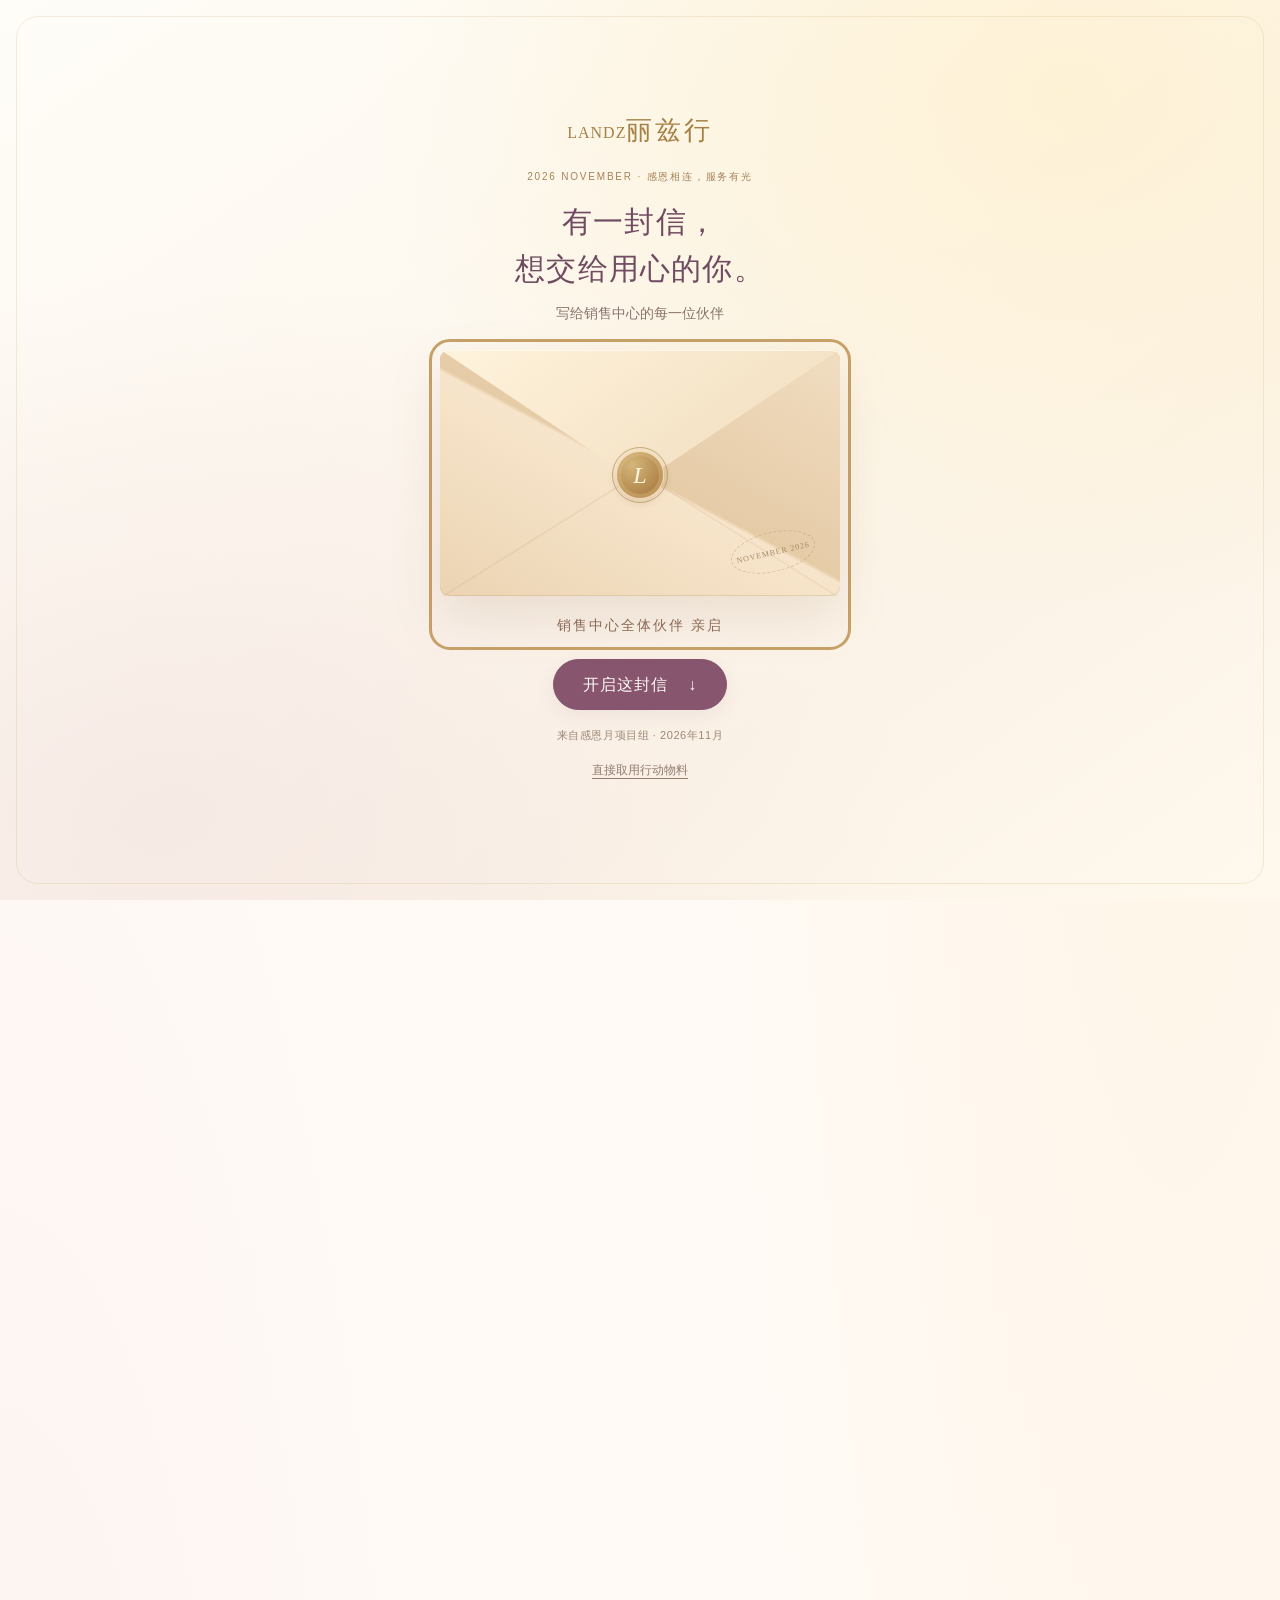
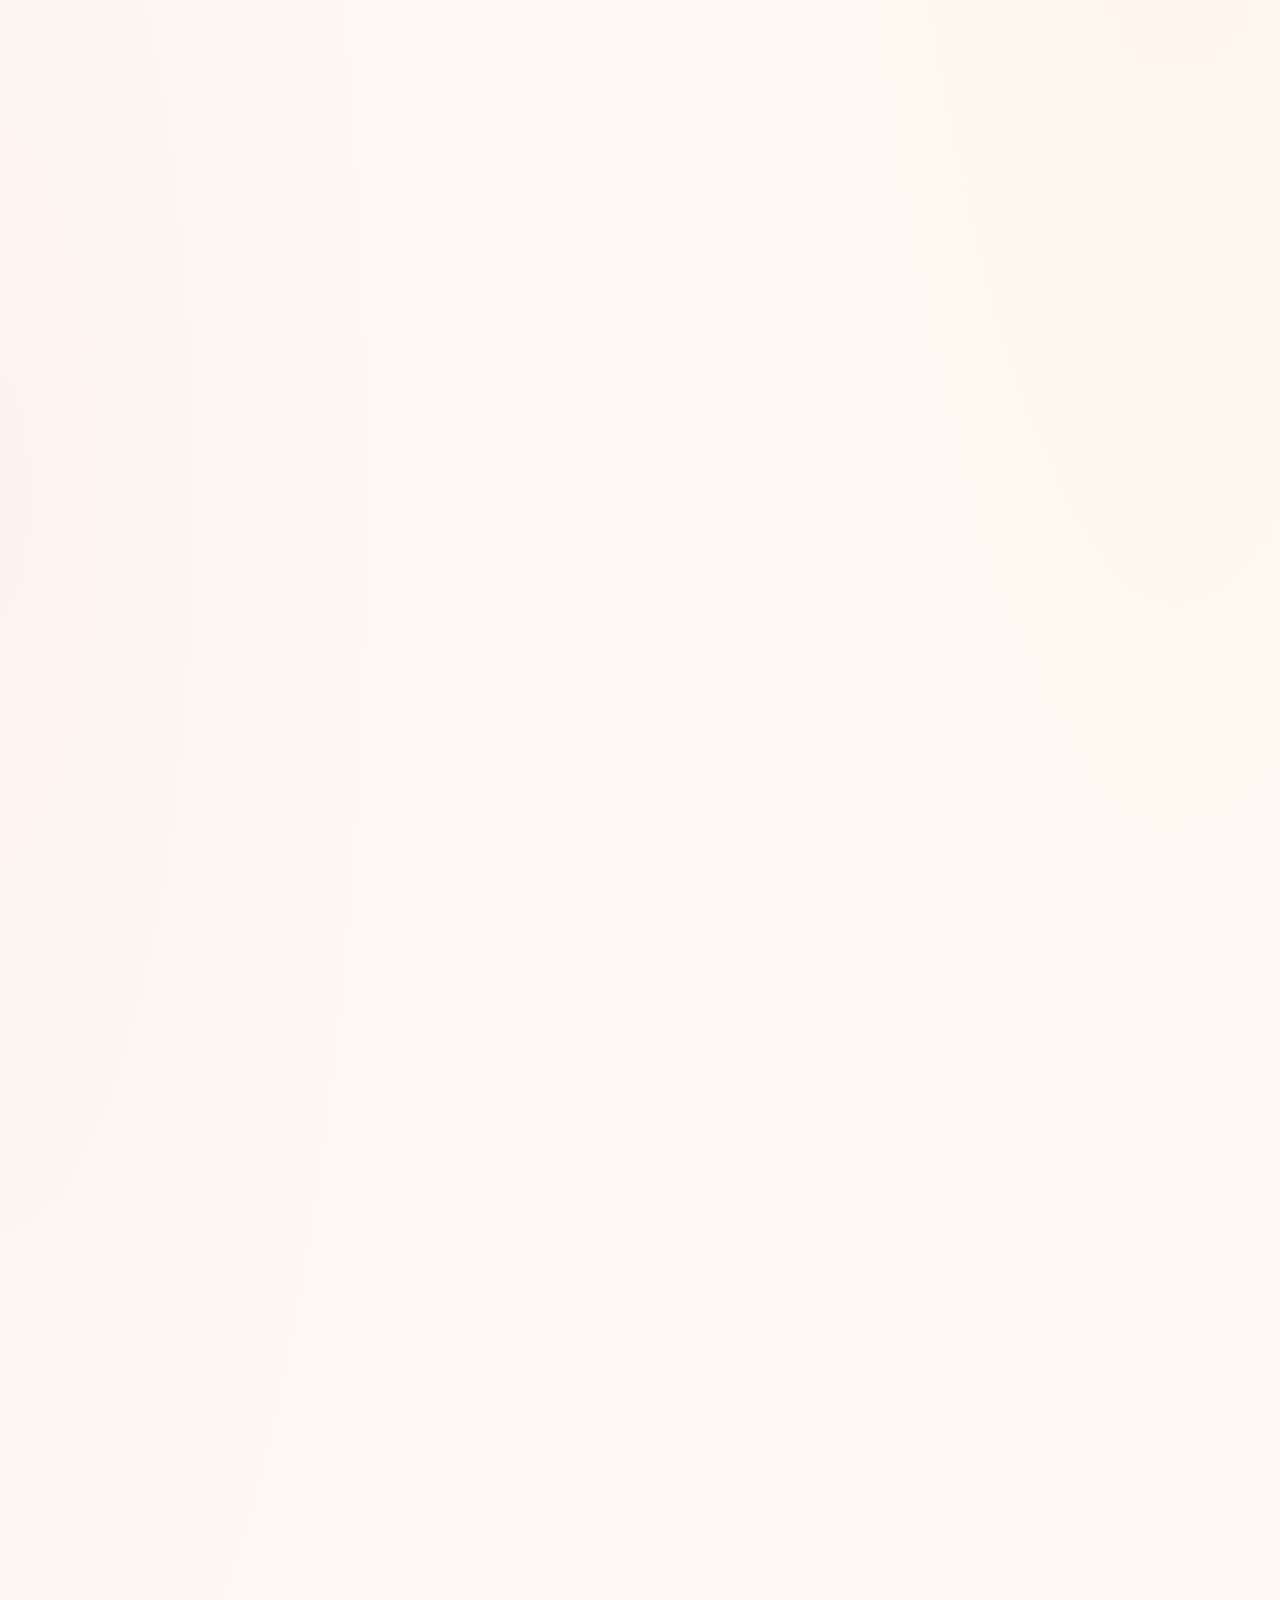
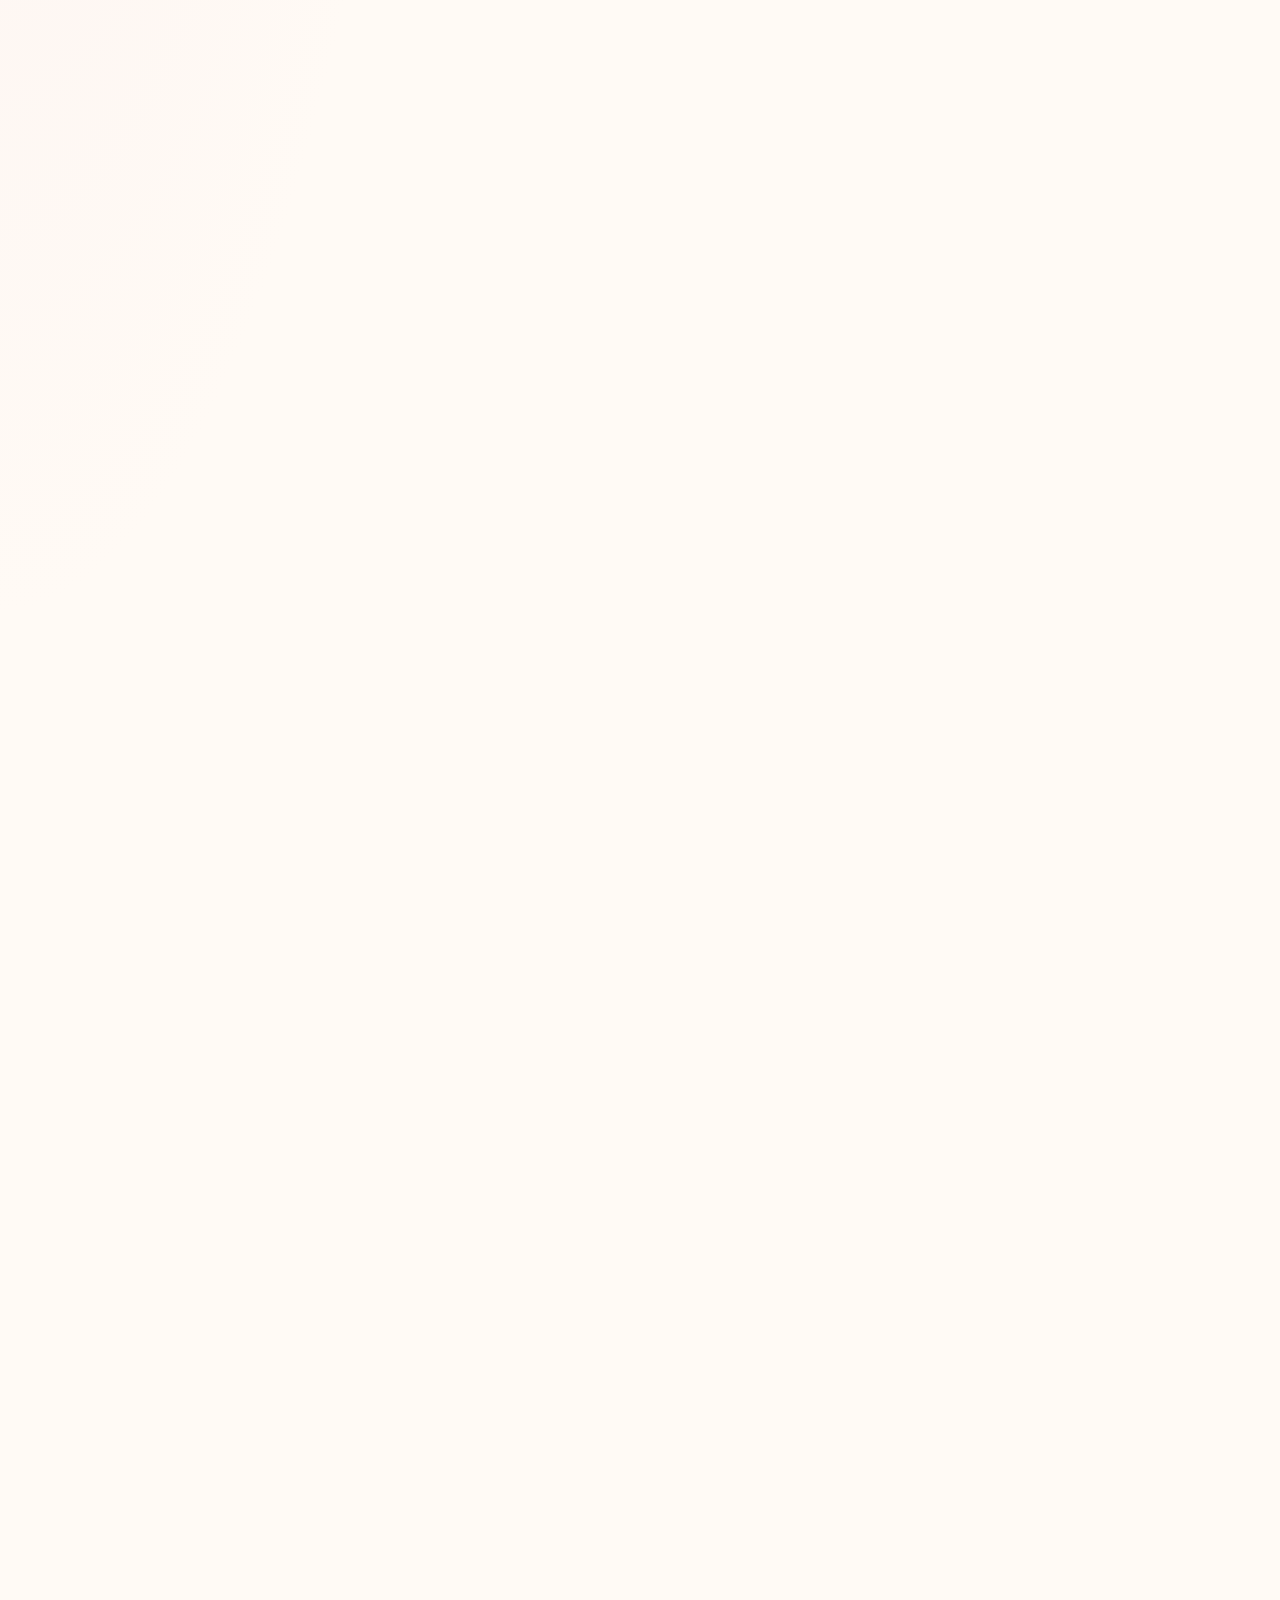
<file: index.html>
<!doctype html>
<html lang="zh-CN">
<head>
  <meta charset="utf-8">
  <meta name="viewport" content="width=device-width,initial-scale=1,viewport-fit=cover">
  <meta name="theme-color" content="#fff8ee">
  <meta name="description" content="丽兹行11月感恩连接行动包。制作专属贺卡、选用表达文案、挑选伴手礼、下载专业资料，让每一份感谢落到真实服务。">
  <title>丽兹行感恩连接行动包｜贺卡・文案・服务资料</title>
  <link rel="stylesheet" href="style.css?v=20261102-scene-directory">
  <link rel="stylesheet" href="card-maker.css?v=20261102-professional-trim-v2">
  <link rel="stylesheet" href="inline-material-upload.css?v=20261102-professional-trim-v2">
  <link rel="stylesheet" href="private-feedback.css?v=20261102-professional-trim-v2">
</head>
<body class="letter-arrival">
  <div class="site-grain" aria-hidden="true"></div>
  <section id="letter-entry" class="letter-entry" role="dialog" aria-modal="true" aria-labelledby="letter-entry-title" aria-busy="true">
    <div class="letter-entry-inner">
      <div class="entry-brand"><span>LANDZ</span><b>丽兹行</b></div>
      <p class="entry-kicker">2026 NOVEMBER · 感恩相连，服务有光</p>
      <h1 id="letter-entry-title">有一封信，<br>想交给用心的你。</h1>
      <p class="entry-intro">写给销售中心的每一位伙伴</p>
      <button id="open-partner-letter" class="envelope-open" type="button" aria-label="开启写给伙伴的信" disabled>
        <span class="envelope-art" aria-hidden="true"><span class="envelope-back"></span><span class="envelope-note"><small>致销售中心全体伙伴</small><strong>谢谢你的每一份用心</strong></span><span class="envelope-flap"></span><span class="envelope-front"></span><span class="envelope-seal">L</span></span>
        <span class="envelope-address">销售中心全体伙伴 亲启</span>
      </button>
      <button class="entry-open-label" type="button" data-open-letter disabled><span id="entry-open-text">正在准备这封信…</span><span aria-hidden="true">↓</span></button>
      <p class="entry-footnote">来自感恩月项目组 · 2026年11月</p>
      <button id="skip-letter-entry" class="entry-skip" type="button" disabled>直接取用行动物料</button>
    </div>
  </section>
  <header class="site-header">
    <a class="brand" href="./" aria-label="丽兹行感恩连接行动包首页"><span class="brand-mark">LANDZ</span><span class="brand-chinese">丽兹行<span>感恩连接行动包</span></span></a>
    <div class="header-right"><span class="month-label">NOVEMBER · 2026</span></div>
  </header>
  <main id="app"><div class="loading-state"><span class="loading-orbit"></span><p>正在打开感恩连接行动包…</p></div></main>
  <footer class="site-footer"><span>LANDZ · 丽兹行</span><p>让感谢被听见，让服务被感受到。</p><div><a href="#start">回到伙伴来信</a><a href="qr.html">行动包二维码</a><a href="admin.html" class="footer-admin">项目组管理 ↗</a></div></footer>
  <nav id="mobile-nav" class="mobile-nav" aria-label="行动快捷导航"></nav>
  <div id="toast" class="toast" role="status" aria-live="polite"></div>
  <script src="backend-config.js?v=20261102-professional-trim-v2"></script>
  <script src="supabase-adapter.js?v=20261102-professional-trim-v2"></script>
  <script src="assets.js?v=20261102-professional-trim-v2"></script>
  <script src="content-data.js?v=20261103-shanghai-report"></script>
  <script src="card-maker.js?v=20261105-duplex-original-logo"></script>
  <script src="inline-material-upload.js?v=20261102-professional-trim-v2"></script>
  <script src="private-feedback.js?v=20261102-professional-trim-v2"></script>
  <script src="app.js?v=20261103-shanghai-report"></script>
</body>
</html>
</file>
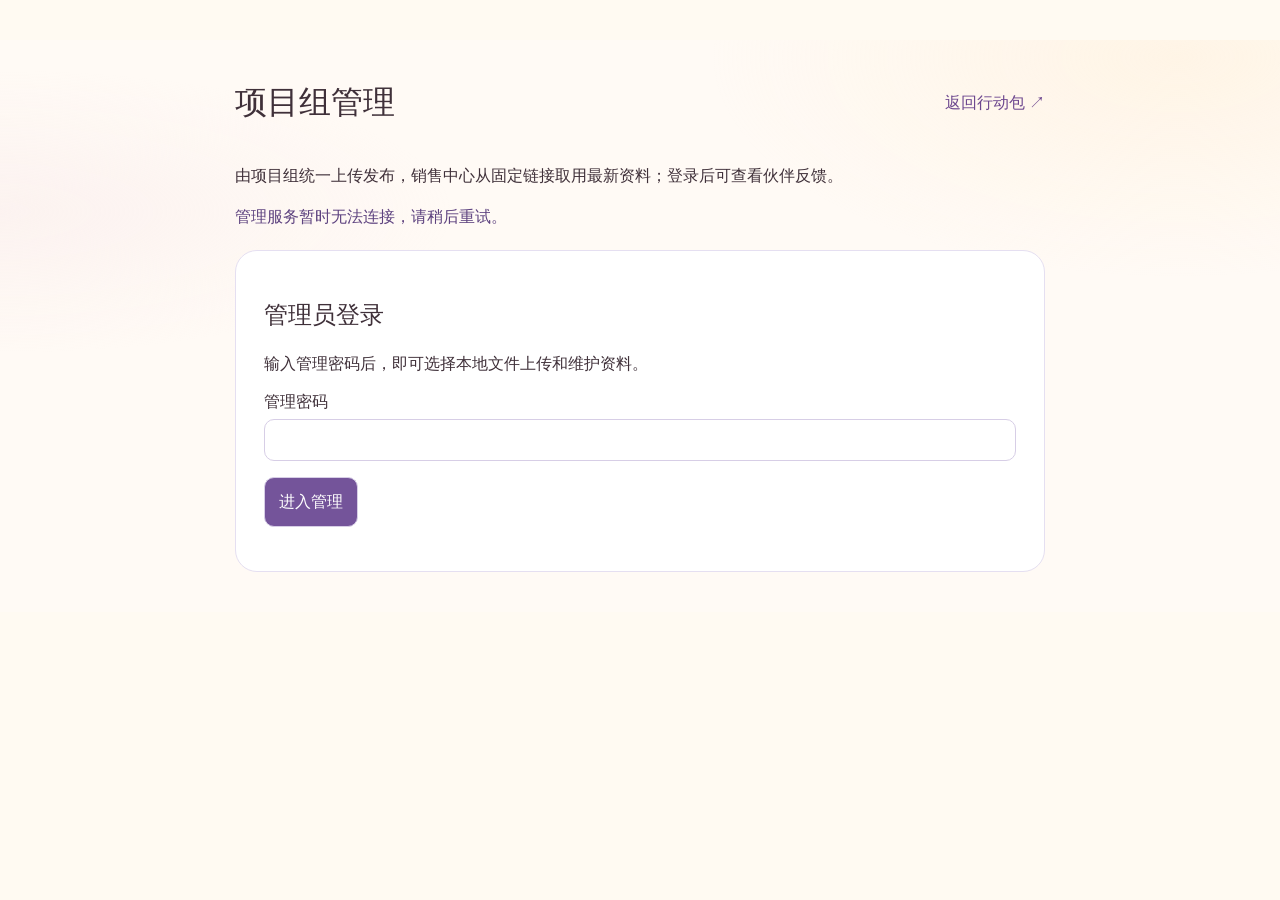
<file: admin.html>
<!doctype html><html lang="zh-CN"><meta charset="utf-8"><meta name="viewport" content="width=device-width,initial-scale=1"><title>项目组管理｜丽兹行感恩连接行动包</title><link rel="stylesheet" href="style.css?v=20261030-sales"><style>main{max-width:850px;margin:40px auto;padding:20px}.admin-box{background:#fff;border:1px solid #e5dff1;border-radius:22px;padding:28px;margin:20px 0}label{display:block;font-weight:650;margin:16px 0 6px}input,select,button{font:inherit;padding:11px 14px;max-width:100%;border:1px solid #d7cee6;border-radius:10px}input:not([type=file]){width:100%}button{background:#74549a;color:white;cursor:pointer}#status{color:#5d427f;min-height:24px}#files article{padding:14px 0;border-bottom:1px solid #eee}small{color:#686070;display:block;margin:5px 0}header{display:flex;align-items:center;justify-content:space-between;gap:12px}a{color:#6d478f}#logout{background:#fff;color:#604482}p{line-height:1.6}</style><link rel="stylesheet" href="private-feedback.css?v=20261102-upload40-v1">
<main><header><h1>项目组管理</h1><a href="./">返回行动包 ↗</a></header><p>由项目组统一上传发布，销售中心从固定链接取用最新资料；登录后可查看伙伴反馈。</p><p id="status" role="status"></p>
<section class="admin-box" id="login"><h2>管理员登录</h2><p>输入管理密码后，即可选择本地文件上传和维护资料。</p><form id="login-form"><label for="password">管理密码</label><input id="password" type="password" autocomplete="current-password" required><p><button id="login-button">进入管理</button></p></form><small id="setup"></small></section>
<section class="admin-box" id="panel" hidden><header><h2>上传专业物料</h2><button id="logout">退出管理</button></header><form id="upload-form"><label for="category">分类</label><select id="category" name="category"><option value="hmall">hmall图</option><option value="market">市场报告</option><option value="other">补充物料</option></select><label for="title">资料标题</label><input id="title" name="title" maxlength="80" placeholder="例如：11月hmall图" required><label for="source">内容来源（选填）</label><input id="source" name="source" maxlength="120" value="项目组" placeholder="默认项目组"><label for="date">资料日期</label><input id="date" type="date" name="date" required><label for="file">选择本地文件</label><input id="file" name="file" type="file" accept=".pdf,.png,.jpg,.jpeg,.webp,.xlsx,.docx,.pptx" required><small>支持图片、PDF、Word、Excel、PPTX，单个文件不超过40MB。hmall图新文件发布后，旧版自动停止在公共资料区展示。</small><p><button id="upload">上传并发布</button></p></form><h2>已上传资料</h2><div id="files"></div></section>
<section class="admin-box" id="feedback-panel" hidden><h2>反馈管理</h2><p>以下留言仅提交本人及管理员可见，项目组按需跟进</p><div id="admin-feedback-root"></div></section>
</main><script src="backend-config.js?v=20261030-sales"></script><script src="supabase-adapter.js?v=20261102-upload40-v1"></script><script src="private-feedback.js?v=20261102-upload40-v1"></script><script>
const $=id=>document.getElementById(id),status=message=>$('status').textContent=message;
async function api(url,options){const response=await fetch(url,options);const result=await response.json();if(!response.ok){if(response.status===401){$('login').hidden=false;$('panel').hidden=true;$('feedback-panel').hidden=true;feedbackController.clear();}throw Error(result.error||'操作未完成');}return result;}
const feedbackController=window.mountAdminFeedback(document.getElementById('admin-feedback-root'));
async function refresh(){try{if(!window.GRATITUDE_SUPABASE_ENABLED&&(location.hostname.endsWith('github.io')||location.protocol==='file:')){$('login-form').hidden=true;$('panel').hidden=true;$('setup').textContent='共享资料上传尚待接入管理服务。接通后，可在此选择本地文件上传。';status('共享资料区待接入');return;}const s=await api('/api/admin/session');$('login').hidden=s.authenticated;$('panel').hidden=!s.authenticated;$('feedback-panel').hidden=!s.authenticated;if(s.authenticated)await feedbackController.refresh();else feedbackController.clear();$('setup').textContent=s.configured?'':'管理服务尚未接通，请稍后重试。';if(s.authenticated){const d=await api('/api/admin/materials');$('files').replaceChildren();if(!d.materials.length)$('files').textContent='尚未上传资料。';for(const item of d.materials.slice().reverse()){const row=document.createElement('article'),title=document.createElement('strong'),meta=document.createElement('small'),button=document.createElement('button');title.textContent=item.title;meta.textContent=[item.date,item.source||'项目组',item.active?'已发布':'已下架',Math.ceil(item.size/1024)+' KB'].filter(Boolean).join(' · ');button.textContent=item.active?'下架':'重新发布';button.onclick=async()=>{try{await api('/api/admin/materials/'+item.id,{method:'PATCH',headers:{'content-type':'application/json'},body:JSON.stringify({active:!item.active})});status('资料状态已更新');await refresh();}catch(e){status(e.message);}};row.append(title,meta,button);$('files').append(row);}}}catch(e){status(e.message||'管理入口暂未连接，请稍后重试。');}}
$('date').value=new Date().toISOString().slice(0,10);
$('login-form').onsubmit=async e=>{e.preventDefault();$('login-button').disabled=true;try{await api('/api/admin/login',{method:'POST',headers:{'content-type':'application/json'},body:JSON.stringify({password:$('password').value})});status('已进入管理，可以选择本地文件上传。');await refresh();}catch(error){status(error.message);}finally{$('password').value='';$('login-button').disabled=false;}};
$('upload-form').onsubmit=async e=>{e.preventDefault();const file=$('file').files[0];if(!file||file.size<=0||file.size>40*1024*1024)return status('请选择40MB以内的非空文件');$('upload').disabled=true;status('正在上传，请保持页面打开…');try{await api('/api/admin/materials',{method:'POST',body:new FormData(e.target)});status('上传成功，行动包资料区现可下载最新文件。');e.target.reset();$('date').value=new Date().toISOString().slice(0,10);await refresh();}catch(error){status(error.message);}finally{$('upload').disabled=false;}};
$('logout').onclick=async()=>{$('feedback-panel').hidden=true;feedbackController.clear();try{await api('/api/admin/logout',{method:'POST'});}catch{}await refresh();status('已退出管理');};refresh();
</script></html>
</file>
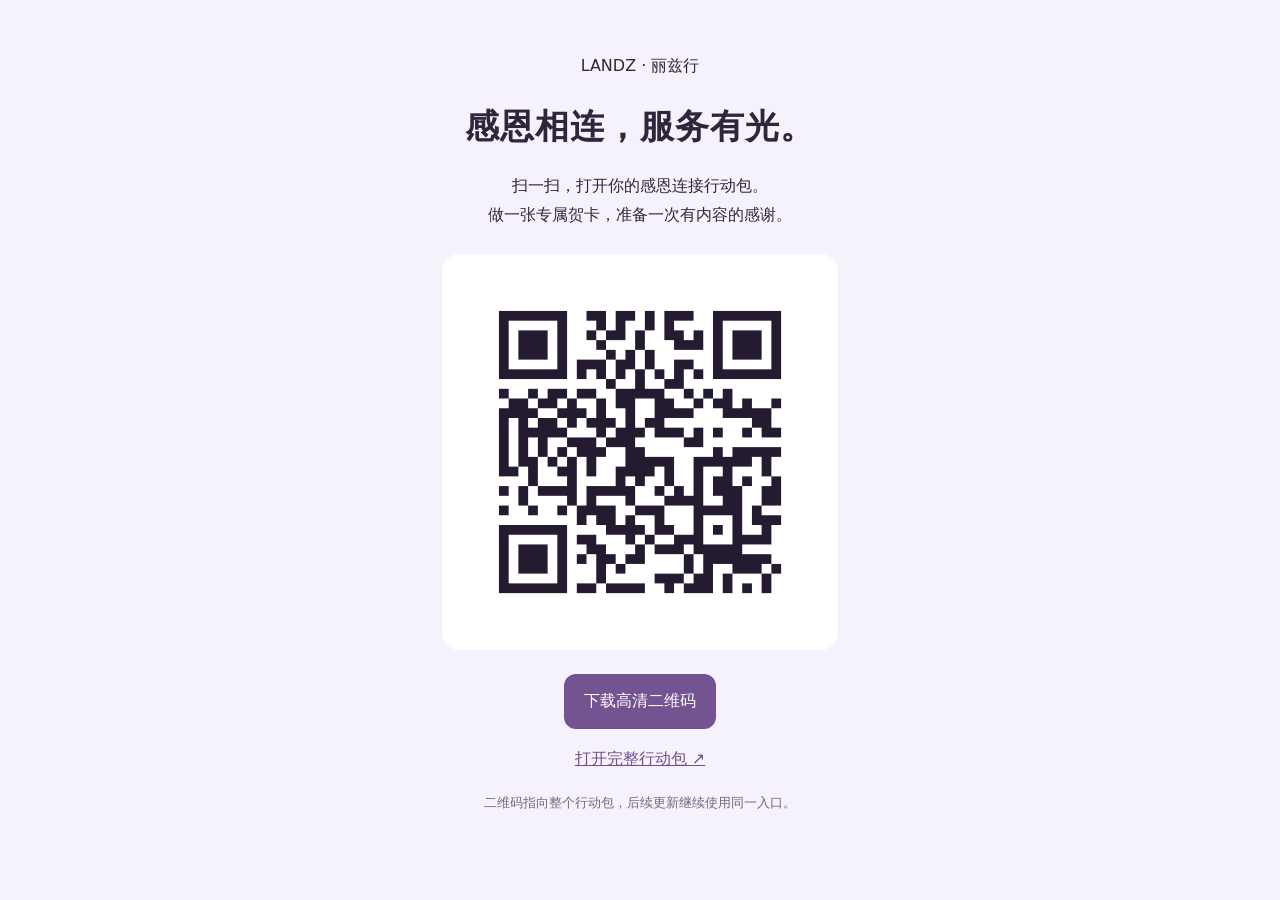
<file: qr.html>
<!doctype html><html lang="zh-CN"><meta charset="utf-8"><meta name="viewport" content="width=device-width,initial-scale=1"><title>感恩连接行动包｜固定入口二维码</title><style>body{margin:0;background:#f6f2fb;color:#30263c;font-family:system-ui,"PingFang SC","Microsoft YaHei",sans-serif}main{max-width:680px;padding:36px 24px;margin:auto;text-align:center}h1{font-size:34px;letter-spacing:1px}p{line-height:1.8}a{color:#72508d}img{display:block;max-width:80%;width:360px;height:auto;margin:24px auto;background:white;border:18px solid white;border-radius:18px}.btn{display:inline-block;background:#745391;color:white;padding:13px 20px;border-radius:12px;text-decoration:none}small{display:block;color:#736781;margin:20px 0}code{word-break:break-all}</style><main><p>LANDZ · 丽兹行</p><h1>感恩相连，服务有光。</h1><p>扫一扫，打开你的感恩连接行动包。<br>做一张专属贺卡，准备一次有内容的感谢。</p><img src="action-pack-qr.png" alt="完整感恩连接行动包二维码"><p><a class="btn" href="action-pack-qr.png" download="丽兹行感恩连接行动包_固定入口二维码.png">下载高清二维码</a></p><p><a href="./">打开完整行动包 ↗</a></p><small>二维码指向整个行动包，后续更新继续使用同一入口。</small></main></html>
</file>
<file: style.css>
@charset "UTF-8";
:root{--ink:#292337;--muted:#766d81;--purple:#725691;--purple-dark:#604376;--lilac:#f0e8f8;--lilac-light:#f8f5fc;--line:#e8e1ef;--gold:#b6945e;--white:#fff;--radius:22px;--shadow:0 16px 48px #4a2a6a09;font-family:Inter,"PingFang SC","Microsoft YaHei",sans-serif;color:var(--ink);background:#fcfafc;font-synthesis:none;scroll-behavior:smooth}
*{box-sizing:border-box}body{margin:0}a{color:inherit;text-decoration:none}button,input,select,textarea{font:inherit}button,a,input,select,textarea{-webkit-tap-highlight-color:transparent}button{cursor:pointer}button:focus-visible,a:focus-visible,input:focus-visible,select:focus-visible,textarea:focus-visible{outline:3px solid #b09ac8;outline-offset:3px}button:disabled{cursor:default;opacity:.55}img{max-width:100%}.site-grain{position:fixed;inset:0;pointer-events:none;opacity:.13;z-index:-1;background-image:url("data:image/svg+xml,%3Csvg viewBox='0 0 180 180' xmlns='http://www.w3.org/2000/svg'%3E%3Cfilter id='n'%3E%3CfeTurbulence type='fractalNoise' baseFrequency='.8' numOctaves='3' stitchTiles='stitch'/%3E%3C/filter%3E%3Crect width='100%25' height='100%25' opacity='.22' filter='url(%23n)'/%3E%3C/svg%3E")}.site-header{max-width:1280px;margin:auto;padding:25px 42px;display:flex;align-items:center;justify-content:space-between;gap:20px}.brand{display:flex;align-items:center;gap:13px}.brand-mark{font-family:Georgia,serif;color:var(--purple);font-size:28px;letter-spacing:1.7px}.brand-chinese{border-left:1px solid #cbbddd;padding-left:13px;font-size:15px;font-weight:700;line-height:1.35;letter-spacing:1px}.brand-chinese>span{display:block;font-size:10px;font-weight:400;letter-spacing:.8px;color:var(--muted);margin-top:3px}.header-right{display:flex;align-items:center;gap:26px}.month-label{font-size:10px;color:var(--muted);letter-spacing:1.8px}.admin-link{font-size:12px;color:var(--muted)}.admin-link span{padding-left:7px}.page-shell{max-width:1180px;margin:auto;padding:0 26px}.hero{padding:56px 60px 46px;background:linear-gradient(115deg,#eee6f7 0%,#f8f2fa 58%,#f3ede4 100%);border:1px solid #e9dff0;position:relative;overflow:hidden;border-radius:30px}.hero:after{content:"";position:absolute;width:330px;height:330px;right:-100px;top:-90px;border:1px solid #c6b48b50;border-radius:50%;box-shadow:0 0 0 44px #cfb8a910,0 0 0 88px #cfb8a90c;pointer-events:none}.eyebrow{margin:0 0 19px;font-size:11px;font-weight:600;letter-spacing:2.6px;color:var(--purple)}.hero h1{font-weight:500;letter-spacing:1px;font-size:clamp(34px,4.1vw,56px);line-height:1.25;margin:0 0 22px;max-width:700px}.hero h1 em{font-style:normal;color:var(--purple)}.hero .hero-copy{max-width:650px;line-height:1.9;font-size:15px;color:#64576e;margin:0}.hero .hero-copy p{margin:0}.hero-bottom{margin-top:28px;display:flex;flex-wrap:wrap;gap:10px;align-items:center}.pill{display:inline-flex;align-items:center;gap:7px;font-size:11px;border-radius:30px;padding:8px 12px;border:1px solid #d6c8e5;color:#6c527e;background:#ffffff75}.pill:before{content:"";width:5px;height:5px;background:var(--gold);border-radius:50%}.hero-note{font-size:11px;color:#877b8d;letter-spacing:.5px;margin:24px 0 0}.view-switch{display:flex;gap:4px;background:#eee8f1;padding:4px;border-radius:12px;width:max-content;margin:25px 0 0}.view-switch a{padding:9px 16px;font-size:12px;border-radius:8px;color:var(--muted)}.view-switch a.active{background:white;color:var(--purple);box-shadow:0 2px 8px #50405c0c}.quick-grid{display:grid;grid-template-columns:repeat(4,1fr);gap:15px;margin:27px 0 45px}.quick-card{background:var(--white);border:1px solid var(--line);border-radius:18px;padding:22px;display:flex;flex-direction:column;min-height:163px;box-shadow:var(--shadow);transition:.2s}.quick-card:hover{transform:translateY(-3px);border-color:#c8b3df}.quick-top{display:flex;justify-content:space-between;align-items:center}.quick-icon{display:grid;place-items:center;width:36px;height:36px;background:var(--lilac-light);color:var(--purple);border-radius:11px;font-size:19px}.quick-number{font:11px Georgia,serif;color:#b2a3bf}.quick-card h3{font-size:17px;font-weight:600;margin:18px 0 8px}.quick-card p{font-size:12px;color:var(--muted);margin:0;line-height:1.65}.quick-card .arrow{margin-left:auto;color:var(--purple);font-size:15px}.section{margin:48px 0;scroll-margin-top:24px}.section-heading{display:flex;justify-content:space-between;gap:16px;align-items:flex-end;margin-bottom:20px;padding-bottom:14px;border-bottom:1px solid var(--line);position:relative}.section-heading:after{content:"";position:absolute;left:0;bottom:-1px;width:56px;height:2px;background:var(--gold)}.section-kicker{color:var(--gold);letter-spacing:2px;font-size:10px;margin:0 0 7px}.section h2{font-size:25px;font-weight:500;margin:0;letter-spacing:.5px}.section-intro{font-size:13px;color:var(--muted);line-height:1.8;max-width:680px;margin:12px 0 0}.section-number{font:italic 29px Georgia,serif;color:#d8c8e4}.section-link{font-size:12px;color:var(--purple);white-space:nowrap}.consensus-grid{display:grid;grid-template-columns:1.2fr 1fr;gap:18px}.surface{background:white;border:1px solid var(--line);border-radius:var(--radius);padding:28px;box-shadow:var(--shadow)}.surface h3{font-size:17px;margin:0 0 12px;font-weight:600}.surface p{line-height:1.85;color:#6c6275;font-size:13px;margin:0}.surface .reading p{margin:0}.surface .reading>*+*{margin-top:0}.consensus-main{background:linear-gradient(130deg,#f6f0fb,#fff);padding:32px}.quote-line{font-size:22px!important;line-height:1.65!important;color:#6c4d87!important;font-weight:500;margin-bottom:16px!important}.small-chapter{display:flex;gap:13px;padding:14px 0;border-top:1px solid var(--line)}.small-chapter:first-child{border-top:0;padding-top:0}.small-chapter:last-child{padding-bottom:0}.small-chapter>b{font:16px Georgia,serif;color:var(--gold);min-width:24px}.small-chapter h4{font-size:13px;margin:0 0 4px}.small-chapter p{font-size:12px;line-height:1.75}.callout{display:flex;gap:15px;align-items:flex-start;background:var(--lilac-light);border-left:3px solid #b599d2;border-radius:0 12px 12px 0;padding:17px 20px;margin-top:17px;font-size:12px;color:#72607f;line-height:1.85}.callout p{margin:0}.callout strong{color:#665174}.action-steps{display:flex;gap:20px;margin-top:22px}.action-step{display:flex;gap:10px;flex:1;font-size:12px;line-height:1.7;color:var(--muted)}.action-step b{display:grid;place-items:center;flex:0 0 24px;height:24px;border-radius:50%;background:#eadff3;color:var(--purple);font-size:10px}.filters{display:flex;gap:8px;flex-wrap:wrap;margin-bottom:18px}.filter-btn{padding:9px 15px;border:1px solid var(--line);background:white;border-radius:30px;color:#7c6b88;font-size:12px}.filter-btn.active{background:var(--purple);color:white;border-color:var(--purple)}.message-grid{display:grid;grid-template-columns:repeat(2,1fr);gap:16px}.message-card{border:1px solid var(--line);border-radius:18px;background:white;overflow:hidden}.message-card summary{cursor:pointer;list-style:none;display:flex;align-items:center;justify-content:space-between;padding:21px 23px;gap:14px}.message-card summary::-webkit-details-marker{display:none}.message-card summary:after{content:"+";font-size:20px;color:#aa91be;font-weight:300}.message-card[open] summary:after{content:"−"}.message-card h3{font-size:15px;line-height:1.6;margin:0}.message-card .message-inner{padding:0 23px 23px}.tags{display:flex;flex-wrap:wrap;gap:6px;margin-bottom:12px}.tag{font-size:10px;line-height:1.6;padding:3px 8px;border-radius:5px;background:#f3edf7;color:#896d9d}.tag.gold{background:#f8f2e7;color:#9d7a41}.message-text{font-size:13px;line-height:1.95;white-space:pre-wrap;margin:0;color:#5e5567}.message-tip{font-size:11px;line-height:1.7;color:#9b8ba7;margin-top:14px}.card-actions{display:flex;gap:8px;flex-wrap:wrap;margin-top:17px}.btn{display:inline-flex;align-items:center;justify-content:center;gap:8px;border:1px solid #d9cce5;border-radius:9px;padding:10px 15px;font-size:12px;line-height:1.35;color:var(--purple);background:white;min-height:38px}.btn.primary{background:var(--purple);color:white;border-color:var(--purple)}.btn.soft{background:#f5effa;border-color:transparent}.btn:hover{filter:brightness(.97)}.gift-grid{display:grid;grid-template-columns:repeat(3,1fr);gap:16px}.gift-card{border:1px solid var(--line);border-radius:18px;background:#fff;padding:23px;display:flex;flex-direction:column;min-height:300px}.gift-symbol{display:grid;place-items:center;width:44px;height:44px;border-radius:50%;background:linear-gradient(150deg,#f7f0fb,#eee4f6);color:#9a7cad;font-size:22px;margin-bottom:20px}.gift-card h3{font-size:16px;line-height:1.6;margin:0 0 10px}.gift-price{color:var(--purple);font-size:13px;font-weight:600;margin:0 0 14px}.gift-card dl{font-size:11px;line-height:1.8;margin:0 0 15px}.gift-card dt{color:#a395aa;display:inline}.gift-card dt:after{content:" · "}.gift-card dd{display:inline;margin:0;color:#6d6276}.gift-card dd:after{content:"";display:block}.gift-link{margin-top:auto}.gift-link small{display:block;color:#a08eac;font-size:10px;margin-top:8px;line-height:1.6}.gift-note{font-size:11px!important;color:#9c8da8!important;line-height:1.7!important;margin-top:11px!important}.material-list{display:grid;grid-template-columns:repeat(2,1fr);gap:14px}.material-row{display:flex;align-items:center;gap:16px;padding:20px;border:1px solid var(--line);border-radius:15px;background:white}.file-icon{font-size:11px;font-weight:700;display:grid;place-items:center;flex:0 0 42px;height:49px;border:1px solid #d9cce7;border-radius:8px;color:#8b6da0;background:#f8f3fc}.file-info{min-width:0;flex:1}.file-info h3{font-size:13px;margin:0 0 6px;overflow-wrap:anywhere}.file-info p{font-size:10px;color:var(--muted);margin:0;line-height:1.7}.material-row .btn{font-size:11px;padding:8px 11px;min-height:34px}.empty-state{padding:29px;border:1px dashed #d7c7e2;border-radius:18px;background:#fbf8fe;text-align:center;grid-column:1/-1}.empty-state strong{display:block;font-size:15px;color:#7e648f;font-weight:500;margin-bottom:8px}.empty-state p{font-size:12px;color:var(--muted);margin:0;line-height:1.85}.professional-intro{display:grid;grid-template-columns:repeat(2,1fr);gap:16px;margin-bottom:18px}.professional-card{border:1px solid var(--line);border-radius:15px;padding:21px;background:white}.professional-card h3{font-size:14px;margin:0 0 9px}.professional-card p{font-size:12px;color:var(--muted);margin:0;line-height:1.8}.editor-field{display:block;font-size:12px;color:#7a648a;margin-bottom:9px}.transaction-editor{width:100%;min-height:220px;resize:vertical;border:1px solid #d9cbe5;border-radius:12px;padding:18px;color:#655771;line-height:1.85;font-size:13px;background:#fff}.story-layout{display:grid;grid-template-columns:1fr 1fr;gap:18px}.story-banner{background:linear-gradient(130deg,#ece2f5,#f7f2ed);padding:34px;border:1px solid #e5daed;border-radius:22px}.story-banner h3{font-size:27px;font-weight:500;line-height:1.5;margin:0 0 17px;color:#705086}.story-banner p{font-size:13px;line-height:1.9;color:#806c8c;margin:0}.story-question{font-size:14px!important;margin-top:20px!important;color:#715185!important}.generic-list{margin:0;padding:0;list-style:none}.generic-list li{padding:9px 0;border-bottom:1px solid #eee7f3;font-size:13px;line-height:1.85;color:#6b6073}.generic-list li:last-child{border-bottom:0}.generic-list li strong{color:#6b4e80}.reading{font-size:13px;line-height:1.9;color:#6d6176}.reading p{margin:0}.reading ul{padding-left:19px;margin:0}.reading li{margin:0}.reading strong{color:#6e4d87}.reading h4{font-size:14px;color:#5e456f;margin:12px 0 4px}.reading h4:first-child{margin-top:0}.reading .property{margin:5px 0}.reading .property-label{font-weight:600;color:#76568b}.reading .property .reading{display:inline}.reading .reading-array{display:grid;gap:7px}.reading .reading-object{border-left:2px solid #e5d7ef;padding-left:13px;margin:10px 0}.reading .reading-object:first-child{margin-top:0}.project-hero{padding-bottom:34px}.project-hero h1{font-size:40px}.project-nav{display:flex;gap:7px;flex-wrap:wrap;margin:25px 0 0}.project-nav a{font-size:11px;color:#7d658e;padding:8px 11px;background:#ffffff80;border:1px solid #ded0e8;border-radius:7px}.metric-grid{display:grid;grid-template-columns:repeat(3,1fr);gap:14px;margin:24px 0}.metric-card{border:1px solid var(--line);border-radius:17px;padding:21px;background:white}.metric-card .label{font-size:11px;color:var(--muted);margin:0 0 9px}.metric-card strong{font:32px Georgia,serif;color:var(--purple);font-weight:400}.metric-card small{display:block;font-size:10px;color:#9a8ba5;line-height:1.6;margin-top:9px}.goal-headline{font-size:23px!important;color:#6f5084!important;font-weight:500;line-height:1.65!important;margin-bottom:19px!important}.goals-columns{display:grid;grid-template-columns:1fr 1fr;gap:18px}.goal-block{margin-top:20px}.goal-block h3{font-size:15px;color:#72518b;margin-bottom:10px}.numbered-item{display:flex;align-items:flex-start;gap:10px;margin:0;font-size:13px;line-height:1.95;color:#6e6277}.numbered-item>b{flex:0 0 20px;color:#8f6ca6}.numbered-item+.numbered-item{margin-top:0}.subgoal-grid{display:grid;grid-template-columns:repeat(3,1fr);gap:16px}.subgoal-card{border:1px solid var(--line);border-radius:20px;background:white;overflow:hidden}.subgoal-top{padding:25px;border-bottom:1px solid var(--line);background:#f9f5fc}.subgoal-top .no{font:30px Georgia,serif;color:#b9a1ca}.subgoal-top h3{font-size:18px;margin:13px 0 9px;line-height:1.55}.subgoal-top p{font-size:12px;color:var(--muted);line-height:1.85;margin:0}.subgoal-body{padding:23px}.support-label{font-size:10px;letter-spacing:1px;color:#ac8952;margin:0 0 12px}.support-item{padding:10px 0;border-bottom:1px solid var(--line)}.support-item:last-child{border-bottom:0}.support-item h4{font-size:13px;line-height:1.7;color:#74558a;margin:0 0 6px}.support-item p{font-size:11px;line-height:1.85;color:#8d7c99;margin:0}.foundation{margin-top:16px;border-top:1px dashed #dacde5;padding-top:14px}.foundation summary{font-size:11px;cursor:pointer;color:#8d7b99}.foundation .reading{font-size:11px;margin-top:10px}.role-grid{display:grid;grid-template-columns:repeat(5,1fr);gap:12px}.role-card{background:white;border:1px solid var(--line);border-radius:16px;padding:22px 18px}.role-card h3{font-size:14px;margin:0 0 12px;color:#73558a}.role-card .reading{font-size:11px;line-height:1.9}.timeline{position:relative;padding-left:25px}.timeline:before{content:"";position:absolute;top:15px;bottom:20px;width:1px;left:7px;background:#dfd1e9}.timeline-item{display:grid;grid-template-columns:125px 1fr;gap:18px;padding:0 0 24px;position:relative}.timeline-item:before{content:"";position:absolute;left:-22px;top:7px;width:9px;height:9px;background:#ac8cc4;border:2px solid #f7f1fc;border-radius:50%}.timeline-date{font-size:12px;color:#86619f;line-height:1.75;padding-top:2px}.timeline-content{border:1px solid var(--line);background:white;border-radius:15px;padding:20px 23px}.timeline-content h3{font-size:15px;margin:0 0 10px}.timeline-content .reading{font-size:12px}.timeline-meta{font-size:10px;color:#9b86a9;line-height:1.85;border-top:1px solid #eee6f5;padding-top:12px;margin-top:12px}.fees-grid{display:grid;grid-template-columns:1fr 1fr;gap:20px}.fee-table{width:100%;border-collapse:collapse;font-size:12px}.fee-table th{text-align:left;background:#f4edf9;font-size:11px;color:#8b6a9f;font-weight:500;padding:13px}.fee-table td{padding:12px 13px;border-bottom:1px solid #eee6f3;color:#786684}.fee-table td:last-child{font-weight:600;color:#78528e}.calculator{background:linear-gradient(145deg,#f4edf9,#fcf9ff);border:1px solid #e3d6ec;border-radius:19px;padding:27px}.calculator h3{font-size:17px;font-weight:500;color:#705285;margin:0 0 20px}.calc-field{margin-bottom:15px}.calc-field label{display:block;font-size:11px;color:#8b729c;margin-bottom:8px}.calc-field input{width:100%;padding:11px 12px;border:1px solid #daccdf;border-radius:8px;background:#ffffffcc;font-size:15px;color:#685172}.calc-output{border-top:1px solid #dfcfe9;padding-top:19px;display:flex;align-items:baseline;justify-content:space-between;gap:10px}.calc-output span{font-size:12px;color:#86619d}.calc-output strong{font:36px Georgia,serif;color:#77508d}.calc-output strong small{font-family:inherit;font-size:12px;padding-left:4px}.calc-explain{font-size:10px;color:#a08aae;line-height:1.8;margin:10px 0 0}.detail-panel{border:1px solid var(--line);border-radius:17px;background:white;margin-bottom:12px}.detail-panel>summary{cursor:pointer;padding:21px 24px;font-size:14px;font-weight:500;color:#705082}.detail-panel>.reading{padding:0 24px 24px}.wide-note{margin:25px 0 0;padding:18px 24px;background:#f4eef8;border-radius:13px;color:#8a719b;font-size:12px;line-height:1.9}.site-footer{max-width:1180px;margin:65px auto 0;border-top:1px solid var(--line);padding:30px 26px 35px;display:flex;align-items:center;gap:25px;flex-wrap:wrap;color:#9d8ba9}.site-footer>span{font:14px Georgia,serif;letter-spacing:1px;color:#8a6ba0}.site-footer p{font-size:11px;flex:1;margin:0}.site-footer>div{display:flex;gap:17px;font-size:10px}.mobile-nav{display:none}.toast{position:fixed;left:50%;bottom:28px;transform:translate(-50%,20px);background:#4c365e;color:white;font-size:12px;padding:13px 22px;border-radius:30px;box-shadow:0 10px 30px #4b2d6a20;opacity:0;pointer-events:none;transition:.2s;z-index:100}.toast.show{opacity:1;transform:translate(-50%,0)}.loading-state{min-height:60vh;display:grid;align-content:center;justify-items:center;gap:20px;font-size:13px;color:#9b83ad}.loading-orbit{width:38px;height:38px;border:1px solid #e1d2ed;border-top-color:#9776b0;border-radius:50%;animation:spin 1.2s linear infinite}@keyframes spin{to{transform:rotate(360deg)}}.error-state{margin:40px auto;max-width:600px;padding:35px;border:1px solid #e3d4eb;background:#f8f2fc;border-radius:20px;color:#8c699e;line-height:1.9}.error-state h1{font-size:22px}.print-label{display:none}.more-content{margin-top:18px}.more-content summary{font-size:12px;color:#8d729f;cursor:pointer}.more-content>.reading{margin-top:15px}.workshop-bar{display:flex;justify-content:space-between;gap:20px;align-items:center;margin-top:18px;padding:21px 25px;border:1px solid #e1d1ec;border-radius:15px;background:#f6f0fa}.workshop-bar h3{font-size:14px;margin:0 0 7px;color:#7b588f}.workshop-bar p{margin:0;font-size:11px;color:#9e87ad;line-height:1.8}.acceptance-card{border:1px solid var(--line);border-radius:17px;padding:24px;background:white}.audience-grid{display:grid;grid-template-columns:repeat(4,1fr);gap:12px}.audience-card{border:1px solid var(--line);border-radius:15px;padding:20px;background:white}.audience-card:first-child{background:#f3eaf9;border-color:#cdb3e0}.audience-card h3{font-size:14px;line-height:1.6;margin:0 0 8px;color:#77528f}.audience-card p{font-size:11px;line-height:1.9;color:#8f799e;margin:0}.table-wrap{overflow:auto;border:1px solid var(--line);border-radius:14px}.data-table{width:100%;border-collapse:collapse;font-size:12px;background:white}.data-table th{background:#f5f0f9;color:#8b6e9e;font-size:11px;text-align:left;font-weight:500}.data-table th,.data-table td{padding:13px 15px;line-height:1.8;vertical-align:top;border-bottom:1px solid #eee6f3}.data-table td{color:#786883}.data-table tr:last-child td{border-bottom:0}.jump-target{scroll-margin-top:20px}
@media(max-width:1000px){.hero{padding:43px}.role-grid{grid-template-columns:repeat(3,1fr)}.subgoal-grid{grid-template-columns:1fr}.subgoal-card{display:grid;grid-template-columns:1fr 1.4fr}.subgoal-top{border-bottom:0;border-right:1px solid var(--line)}.gift-grid{grid-template-columns:repeat(2,1fr)}.professional-intro{grid-template-columns:1fr}.professional-card{display:grid;grid-template-columns:120px 1fr;gap:10px}.audience-grid{grid-template-columns:repeat(2,1fr)}}
@media(max-width:700px){:root{--radius:17px}.site-header{padding:19px 20px;gap:12px}.brand-mark{font-size:23px}.brand-chinese{font-size:12px;padding-left:10px}.brand-chinese>span{font-size:9px}.header-right{gap:10px}.month-label{display:none}.admin-link{font-size:10px}.page-shell{padding:0 16px}.hero{padding:34px 25px 28px;border-radius:23px}.hero h1{font-size:35px;letter-spacing:0;line-height:1.3;margin-bottom:18px}.hero:after{right:-170px;top:-170px}.eyebrow{font-size:9px;letter-spacing:2px;margin-bottom:16px}.hero .hero-copy{font-size:13px;line-height:1.95}.hero-bottom{margin-top:22px;gap:7px}.pill{font-size:9px;padding:7px 10px}.hero-note{font-size:10px;line-height:1.8;margin-top:17px}.view-switch{margin-top:19px}.view-switch a{font-size:11px;padding:8px 12px}.quick-grid{grid-template-columns:1fr 1fr;gap:10px;margin:18px 0 32px}.quick-card{padding:17px;min-height:145px;border-radius:15px}.quick-card h3{font-size:15px;margin-top:15px}.quick-card p{font-size:10px;line-height:1.7}.quick-icon{width:30px;height:30px;font-size:17px}.section{margin:34px 0;scroll-margin-top:15px}.section-heading{margin-bottom:16px;gap:8px}.section h2{font-size:22px}.section-kicker{font-size:8px;letter-spacing:1.5px}.section-intro{font-size:11px;line-height:1.9}.section-number{font-size:25px}.consensus-grid,.goals-columns,.story-layout,.fees-grid{grid-template-columns:1fr}.surface{padding:23px}.consensus-main{padding:25px}.quote-line{font-size:21px!important}.surface p{font-size:12px}.action-steps{display:grid;gap:11px}.action-step{font-size:11px;align-items:center}.message-grid{grid-template-columns:1fr;gap:11px}.message-card summary{padding:18px 20px}.message-card h3{font-size:14px}.message-card .message-inner{padding:0 20px 20px}.message-text{font-size:12px;line-height:1.95}.filters{gap:7px;margin-bottom:15px}.filter-btn{padding:8px 12px;font-size:10px}.gift-grid{grid-template-columns:1fr 1fr;gap:10px}.gift-card{padding:17px;min-height:320px;border-radius:15px}.gift-symbol{width:36px;height:36px;font-size:18px;margin-bottom:14px}.gift-card h3{font-size:13px;line-height:1.75}.gift-price{font-size:11px;line-height:1.7}.gift-card dl{font-size:10px;line-height:1.85}.gift-card .btn{width:100%;font-size:10px;padding:9px}.gift-link small,.gift-note{font-size:9px!important}.material-list{grid-template-columns:1fr}.material-row{padding:16px;gap:12px}.file-icon{width:35px;flex-basis:35px;height:42px;font-size:9px}.file-info h3{font-size:12px}.file-info p{font-size:9px}.empty-state{padding:24px 18px}.empty-state strong{font-size:13px}.empty-state p{font-size:11px}.professional-card{display:block;padding:19px}.professional-card h3{font-size:13px}.professional-card p{font-size:11px}.transaction-editor{font-size:12px;padding:15px}.story-banner{padding:27px}.story-banner h3{font-size:24px}.story-banner p{font-size:12px}.reading{font-size:12px;line-height:1.95}.reading h4{font-size:13px}.project-hero h1{font-size:29px}.project-nav{gap:6px}.project-nav a{font-size:9px;padding:7px 9px}.metric-grid{gap:8px;margin:16px 0}.metric-card{padding:16px 12px;border-radius:13px}.metric-card .label{font-size:9px;line-height:1.6}.metric-card strong{font-size:25px}.metric-card small{font-size:8px}.goal-headline{font-size:19px!important}.numbered-item{font-size:12px;gap:7px;line-height:1.95}.subgoal-card{display:block}.subgoal-top{border-right:0;border-bottom:1px solid var(--line);padding:22px}.subgoal-top .no{font-size:25px}.subgoal-top h3{font-size:17px}.subgoal-body{padding:21px}.role-grid{grid-template-columns:1fr;gap:10px}.role-card{padding:20px}.role-card h3{font-size:14px}.role-card .reading{font-size:12px}.timeline{padding-left:18px}.timeline:before{left:3px}.timeline-item{grid-template-columns:1fr;gap:9px;padding-bottom:20px}.timeline-item:before{left:-18px;top:6px}.timeline-date{font-size:11px}.timeline-content{padding:18px 20px}.timeline-content h3{font-size:14px}.timeline-content .reading{font-size:11px}.timeline-meta{font-size:9px}.callout{font-size:11px;padding:15px 16px}.fees-grid{gap:14px}.fee-table{font-size:11px}.fee-table th{font-size:10px}.fee-table th,.fee-table td{padding:11px 12px}.calculator{padding:22px}.detail-panel>summary{font-size:13px;padding:19px 20px}.detail-panel>.reading{padding:0 20px 20px}.site-footer{padding:25px 20px 110px;margin-top:40px;gap:13px}.site-footer>span{font-size:12px}.site-footer p{font-size:10px;flex:auto}.site-footer>div{width:100%;font-size:9px;gap:14px}.mobile-nav{display:flex;position:fixed;bottom:0;left:0;right:0;background:#ffffffed;border-top:1px solid #e6dbed;padding:10px 8px calc(9px + env(safe-area-inset-bottom));justify-content:space-around;z-index:50;backdrop-filter:blur(15px)}.mobile-nav a{display:flex;flex-direction:column;align-items:center;gap:5px;font-size:9px;color:#8f769f;min-width:50px}.mobile-nav a>span{font-size:17px}.mobile-nav a.active{color:#6d438c}.toast{bottom:90px;font-size:11px;max-width:90vw;text-align:center;width:max-content}.workshop-bar{align-items:flex-start;padding:19px;gap:12px}.workshop-bar .btn{font-size:10px;padding:9px 11px;flex-shrink:0}.workshop-bar h3{font-size:13px}.workshop-bar p{font-size:10px}.audience-grid{gap:10px}.audience-card{padding:17px}.audience-card h3{font-size:12px}.audience-card p{font-size:10px}.data-table{min-width:570px;font-size:11px}.data-table th{font-size:10px}.data-table th,.data-table td{padding:11px 13px}}
@media(prefers-reduced-motion:reduce){*{scroll-behavior:auto!important;animation:none!important;transition:none!important}}
.tag.availability{background:#faf0e2;color:#9a753c}.gift-delivery{border-top:1px solid var(--line);margin-top:12px;padding-top:11px}.gift-delivery summary{font-size:10px;line-height:1.75;color:#9b7b45;cursor:pointer}.gift-delivery p{font-size:10px;line-height:1.85;color:#9984a6;margin:8px 0 0}.audience-card .tag{margin-bottom:10px}@media(max-width:700px){.gift-delivery summary,.gift-delivery p{font-size:9px}.gift-card .quick-top{gap:5px;align-items:flex-start}.gift-card .tag{font-size:8px;padding:3px 5px}}
.numbered-item p,.reading p,.goal-block p{margin:0;padding:0}.numbered-item p:empty,.reading p:empty{display:none}.numbered-item strong,.property-label,.support-item h4,.goal-block h3{font-weight:700;color:var(--purple)}.template-downloads{border:1px solid var(--line);border-radius:16px;padding:20px 23px;background:#fff}.template-downloads>summary{font-size:13px;font-weight:600;color:var(--purple)}.template-intro{font-size:11px;line-height:1.85;color:var(--muted);margin:15px 0}.template-gallery{display:grid;grid-template-columns:repeat(3,1fr);gap:16px}.template-card{border:1px solid var(--line);border-radius:14px;overflow:hidden;background:#fff}.template-preview{display:block;background:#f4eef9;overflow:hidden}.template-preview.online{aspect-ratio:3/4}.template-preview.offline{aspect-ratio:148/105}.template-preview img{display:block;width:100%;height:100%;object-fit:contain}.template-info{padding:17px}.template-info h3{font-size:14px;font-weight:600;color:#72528a;margin:10px 0 8px}.template-info>p{font-size:10px;color:#9b87a8;line-height:1.7;margin:0}.template-info .card-actions{gap:6px;margin-top:13px}.template-info .btn{font-size:10px;padding:8px 10px;min-height:33px}@media(max-width:700px){.template-downloads{padding:18px 16px}.template-gallery{grid-template-columns:1fr 1fr;gap:10px}.template-info{padding:13px}.template-info h3{font-size:12px}.template-info .card-actions{display:grid;gap:6px}.template-info .btn{font-size:9px}.template-intro{font-size:10px}}
@media print{.site-header,.site-footer,.mobile-nav,.view-switch,.filters,.card-actions,.admin-link,.quick-grid,.project-nav,.calculator,.toast{display:none!important}body{background:white}.page-shell{max-width:none;padding:0}.hero{padding:22px;border-radius:0;background:#f7f2fa;break-inside:avoid}.hero h1{font-size:28px}.hero:after{display:none}.section{margin:24px 0;break-inside:auto}.surface,.role-card,.subgoal-card,.gift-card,.message-card,.timeline-content{box-shadow:none;break-inside:avoid}.subgoal-grid,.role-grid,.gift-grid,.message-grid{display:block}.subgoal-card,.role-card,.gift-card,.message-card{margin-bottom:12px}.section h2{font-size:20px}.section-number{display:none}details{display:block}details>*{display:block!important}details>summary{list-style:none}.material-list{display:block}.material-row{margin-bottom:10px}.story-layout,.consensus-grid,.goals-columns,.fees-grid{display:block}.surface{margin-bottom:14px}.reading,.numbered-item{font-size:11px}.timeline-item{grid-template-columns:100px 1fr}.print-label{display:block}}
/* Sales-center action pack: a quiet directory and tools within reach. */
.site-header{max-width:1480px;padding:26px 34px}.sales-layout{display:grid;grid-template-columns:210px minmax(0,1fr);gap:34px;max-width:1480px;margin:0 auto;padding:0 34px}.sales-body.page-shell{max-width:none;min-width:0;padding:0;width:100%}.sales-directory{position:sticky;top:22px;align-self:start;max-height:calc(100vh - 44px);overflow:auto;padding:28px 0 20px}.directory-title>span{display:block;color:var(--gold);font-size:9px;letter-spacing:1.8px;margin-bottom:14px}.directory-title h2{font-size:23px;line-height:1.5;font-weight:500;color:#684d7e;margin:0 0 12px}.directory-title p{font-size:11px;line-height:1.9;color:#9a88a7;margin:0 0 23px}.directory-links{display:grid;gap:5px}.directory-links>a{display:flex;gap:10px;align-items:flex-start;padding:12px 11px;border:1px solid transparent;border-radius:11px;color:#8b769a;transition:background .2s,border-color .2s}.directory-links>a>span{font:11px Georgia,serif;flex:0 0 21px;padding-top:2px;color:#ae98bd}.directory-links>a>b{font-size:11px;font-weight:500;line-height:1.7}.directory-links>a:hover,.directory-links>a.active{background:#f1eaf8;border-color:#e3d8ec;color:#6d4b89}.directory-links>a.active>b{font-weight:650}.directory-links .directory-extra{border-top:1px solid #e9e0ef;border-radius:0;margin-top:10px;padding-top:19px}.directory-qr{display:flex;align-items:center;justify-content:space-between;border-top:1px solid var(--line);margin-top:21px;padding:20px 10px 0;font-size:10px;color:#9c83ae}.directory-qr>span{font-size:14px}.phone-directory{display:none}.sales-body .hero{padding:48px 45px 40px}.sales-body .hero h1{font-size:clamp(36px,3.8vw,52px)}.sales-body .hero-copy p+p{margin-top:16px}.hero-cta{display:inline-flex;align-items:center;gap:24px;background:#fff9;border:1px solid #d7c5e4;border-radius:11px;padding:13px 17px;font-size:12px;color:#74518d;margin-top:25px}.hero-cta:hover{background:white}.sales-aim{margin:28px 0 0;padding:28px 30px;border:1px solid var(--line);border-radius:21px;background:#fff}.sales-aim>h2{font-size:20px;font-weight:500;margin:0 0 22px;line-height:1.6;color:#6e4f86}.sales-aim-grid{display:grid;grid-template-columns:repeat(3,1fr);gap:25px}.sales-aim-grid article{position:relative}.sales-aim-grid article>b{font:19px Georgia,serif;color:#baa1cc;display:block;margin-bottom:8px}.sales-aim-grid h3{font-size:13px;font-weight:600;line-height:1.75;color:#73558a;margin:0 0 9px}.sales-aim-grid p{font-size:11px;line-height:1.9;color:#92829d;margin:0}.sales-body .quick-grid{margin-bottom:38px}.sales-body .quick-card{padding:20px;min-height:170px}.sales-body .quick-card h3{font-size:15px;line-height:1.65}.sales-body .quick-card p{font-size:11px;line-height:1.85}.sales-body .professional-intro{grid-template-columns:repeat(2,1fr)}.closing-banner{border:1px solid #e4d8ed;border-radius:24px;padding:37px 41px;background:linear-gradient(125deg,#eee5f7,#f8f4ef)}.closing-banner .closing-lead{font-size:27px;line-height:1.7;color:#73508b;margin:0 0 22px;letter-spacing:.5px}.closing-banner>p:not(.closing-lead){font-size:13px;line-height:1.95;color:#8c729e;margin:0}.closing-banner .card-actions{margin-top:25px}.story-support>.reading{padding:20px 23px;border:1px solid var(--line);border-radius:16px;background:white}.story-support .generic-list{margin:14px 0}.support-panel>summary{display:flex;justify-content:space-between;gap:16px;align-items:center;list-style:none}.support-panel>summary:after{content:'＋';color:#a08aaf;font-size:18px}.support-panel[open]>summary:after{content:'−'}.support-panel>summary>span{font-weight:600}.support-panel>summary>small{font-size:10px;color:#ab95b8;font-weight:400;margin-left:auto}.support-panel .workshop-bar{margin-top:0}.support-panel .fees-grid{margin-top:6px}.support-panel .surface{padding:23px}.support-rules{border-top:1px solid var(--line);margin-top:21px;padding-top:20px}.support-rules h4{margin:0 0 10px;font-size:13px}.support-rules>p{margin:0;line-height:1.95}.support-rules>p+p{margin-top:8px}.site-footer{max-width:1480px;padding-left:278px;padding-right:34px}.footer-admin{opacity:.7}.footer-admin:hover{opacity:1}
@media(max-width:1100px){.sales-layout{grid-template-columns:minmax(0,1fr);padding:0 28px}.sales-directory{display:none}.phone-directory{display:block;background:#fff;border:1px solid var(--line);border-radius:14px;margin-bottom:18px;padding:14px 18px}.phone-directory>summary{cursor:pointer;display:flex;justify-content:space-between;align-items:center;gap:12px;list-style:none}.phone-directory>summary>span{font-size:12px;color:#74558b;font-weight:600}.phone-directory>summary>b{font-size:10px;font-weight:400;color:#aa94b8}.phone-directory>summary>b:after{content:' ＋';font-size:14px}.phone-directory[open]>summary>b:after{content:' −'}.phone-directory .directory-links{margin-top:14px;grid-template-columns:1fr 1fr}.phone-directory .directory-extra{border:0;padding-top:12px;margin-top:0}.site-footer{padding-left:28px;padding-right:28px}.sales-body .hero{padding:44px}.sales-body .professional-intro{grid-template-columns:repeat(2,1fr)}.sales-body .professional-card{display:block}}
@media(max-width:700px){.site-header{padding:19px 20px}.sales-layout{padding:0 16px}.sales-body .hero{padding:32px 25px 28px}.sales-body .hero h1{font-size:35px}.sales-body .hero-copy{font-size:12px;line-height:1.95}.sales-body .hero-copy p+p{margin-top:13px}.desktop-break{display:none}.hero-cta{margin-top:20px;font-size:11px;padding:11px 14px}.phone-directory{padding:14px 16px;border-radius:12px;margin-bottom:13px}.phone-directory>summary>b{font-size:9px}.phone-directory .directory-links{grid-template-columns:1fr;gap:0}.phone-directory .directory-links>a{padding:10px 8px}.phone-directory .directory-links>a>b{font-size:11px}.phone-directory .directory-links>a>span{font-size:10px}.sales-aim{padding:24px 22px;margin-top:16px;border-radius:17px}.sales-aim>h2{font-size:18px;margin-bottom:18px}.sales-aim-grid{grid-template-columns:1fr;gap:19px}.sales-aim-grid article{padding-left:28px}.sales-aim-grid article>b{position:absolute;left:0;top:1px;font-size:16px}.sales-aim-grid h3{font-size:13px;margin-bottom:6px}.sales-aim-grid p{font-size:11px}.sales-body .quick-grid{margin-bottom:30px}.sales-body .quick-card{padding:17px;min-height:160px}.sales-body .quick-card h3{font-size:14px}.sales-body .quick-card p{font-size:10px}.sales-body .professional-intro{grid-template-columns:1fr;gap:10px}.closing-banner{padding:27px 25px;border-radius:19px}.closing-banner .closing-lead{font-size:23px;line-height:1.7;margin-bottom:18px}.closing-banner>p:not(.closing-lead){font-size:12px}.closing-banner .card-actions{gap:8px}.closing-banner .btn{font-size:11px;padding:11px 13px}.support-panel>summary{flex-wrap:wrap;gap:7px;position:relative;padding-right:37px}.support-panel>summary>small{display:block;margin:0;flex-basis:100%;font-size:10px;line-height:1.7}.support-panel>summary:after{position:absolute;right:19px;top:20px}.support-panel .surface{padding:18px}.support-panel .fee-table th,.support-panel .fee-table td{font-size:10px;padding:11px 10px}.support-panel .workshop-bar{display:block}.support-panel .workshop-bar .btn{margin-top:14px}.site-footer{padding-left:20px;padding-right:20px}.site-footer>div{flex-wrap:wrap}}
@media print{.sales-directory,.phone-directory,.hero-cta{display:none!important}.sales-layout{display:block;padding:0;max-width:none}.sales-body .hero{padding:22px}.sales-body .hero h1{font-size:28px}.sales-aim{padding:20px}.sales-aim-grid{display:block}.sales-aim-grid article{margin-bottom:15px}.closing-banner{padding:24px;background:#f7f2fa}.closing-banner .closing-lead{font-size:23px}.support-panel>summary>small{font-size:10px}}
/* Bright business collection: warm paper, champagne and LANDZ plum. */
:root{--ink:#3f3039;--muted:#7a6c70;--purple:#86516f;--purple-dark:#6e3d59;--lilac:#faf0ed;--lilac-light:#fffaf5;--line:#eaded3;--gold:#b78a48;--shadow:0 18px 50px #724d2310;background:#fffaf2;font-family:"Noto Sans CJK SC","PingFang SC","Microsoft YaHei",sans-serif}
body{background:radial-gradient(ellipse at 92% 3%,#ffeccf66 0,transparent 28%),radial-gradient(ellipse at 0 30%,#f7e6e860 0,transparent 25%),#fffaf5;color:var(--ink)}
.site-grain{opacity:.08}.site-header{max-width:1520px;padding:28px 32px}.brand-mark{color:#a77c3c}.brand-chinese{border-color:#d5b991;color:#5d3b53}.brand-chinese>span,.month-label{color:#947b64}.month-label{border:1px solid #ead7b8;border-radius:30px;padding:9px 14px;background:#fff7e9}.sales-layout{max-width:1520px;grid-template-columns:215px minmax(0,1fr);gap:30px;padding:0 32px}.sales-directory{padding-top:28px}.directory-title>span{color:#b1884d;font-size:9px;letter-spacing:1.6px}.directory-title h2{font-family:"Songti SC","STSong","SimSun",serif;font-weight:600;font-size:25px;line-height:1.45;color:#714765}.directory-title p{color:#927d73;font-size:11px}.directory-links{gap:5px}.directory-links>a{color:#826d73;border-radius:12px;padding:12px 11px}.directory-links>a>b{font-size:12px;font-weight:500}.directory-links>a>span{color:#b09066}.directory-links>a:hover,.directory-links>a.active{background:linear-gradient(105deg,#f6e9df,#f7eef1);border-color:#e7cfc3;color:#78435e}.directory-links .directory-extra{border-color:#eadbd0}.directory-qr{color:#96754c;border-color:#e7d7c4}.phone-directory{background:#fffdf9;border-color:#e7d6c5}.phone-directory>summary>span{color:#82526c}.phone-directory>summary>b{color:#9b8074}
.sales-body .hero{background:radial-gradient(ellipse at 90% 8%,#fff6d3 0,transparent 48%),linear-gradient(115deg,#fff7eb 3%,#f9e8e7 58%,#fef3df 100%);border:1px solid #efd9c1;border-radius:28px;padding:36px 34px;box-shadow:0 20px 60px #a7772910}.hero:after{width:330px;height:330px;right:-140px;top:-160px;border-color:#d3ad7140;box-shadow:0 0 0 32px #e3bf8920,0 0 0 64px #e3bf8910}.hero-layout{position:relative;z-index:1;display:grid;grid-template-columns:minmax(0,1fr) 245px;gap:24px;align-items:center}.hero-content{min-width:0}.hero .eyebrow{font-size:10px;letter-spacing:1.3px;line-height:1.8;color:#a57b42;margin-bottom:12px}.hero-theme{font-size:13px;letter-spacing:2px;color:#9b6e56;margin:0 0 16px}.sales-body .hero h1{font-family:"Songti SC","STSong","SimSun",serif;font-size:clamp(32px,3.4vw,46px);font-weight:600;line-height:1.28;letter-spacing:.7px;margin-bottom:21px}.hero h1 em{color:#82516f}.hero .hero-copy{font-size:13px;color:#77615e;line-height:1.95;max-width:620px}.sales-body .hero-copy p+p{margin-top:12px}.hero-bottom{margin-top:21px;gap:8px}.pill{background:#fffaf0d9;border-color:#e3cba8;color:#8d6851;font-size:10px;padding:7px 11px}.pill:before{background:#be985f}.hero-actions{display:flex;gap:20px;align-items:center;flex-wrap:wrap;margin-top:22px}.hero-cta{margin:0;background:#86516f;border:1px solid #86516f;color:#fff9f3;border-radius:10px;padding:12px 17px;box-shadow:0 8px 20px #8e4e6e1a;font-size:12px;gap:20px}.hero-cta:hover{background:#75435f}.hero-secondary{font-size:12px;color:#956d56;display:inline-flex;gap:12px;align-items:center}.hero-guide{position:relative;align-self:center;padding-bottom:7px}.ip-portrait{position:relative;max-width:245px;aspect-ratio:1;margin:0 auto -8px}.ip-portrait:before{content:'';position:absolute;inset:10% 2% 0;background:radial-gradient(ellipse,#fff5c6 0,#ffe7ba45 50%,transparent 70%);border-radius:50%;z-index:-1}.ip-portrait img{display:block;width:100%;height:100%;object-fit:contain;filter:drop-shadow(0 13px 14px #94724915)}.ip-speech{position:relative;text-align:center;background:#fffdf6e6;border:1px solid #e9d4b0;padding:16px 12px 14px;border-radius:16px;box-shadow:0 12px 30px #a4772a09}.ip-speech>span{display:block;color:#a17a42;font-size:10px;letter-spacing:1px}.ip-speech p{font-size:14px;color:#745366;line-height:1.8;margin:7px 0}.ip-speech small{font-size:9px;color:#a5907d}
.sales-aim{background:#fffefa;border-color:#eadbcb;border-radius:20px;padding:26px 28px;margin-top:22px}.sales-aim>h2{font-family:"Songti SC","STSong","SimSun",serif;color:#684456;font-size:22px;font-weight:600;margin-bottom:20px}.sales-aim-grid{gap:24px}.sales-aim-grid article>b{font-size:22px;color:#c19861}.sales-aim-grid h3{font-size:14px;color:#80546b}.sales-aim-grid p{font-size:12px;color:#8c7974;line-height:1.85}.quick-grid{gap:12px;margin:22px 0 38px}.sales-body .quick-card{padding:20px 18px;min-height:176px;border-color:#e9d6be;background:linear-gradient(140deg,#fffdf7,#fff1dd)}.sales-body .quick-card:nth-child(2){background:linear-gradient(140deg,#fffdfa,#fae9e6);border-color:#ebd0ca}.sales-body .quick-card:nth-child(3){background:linear-gradient(140deg,#fffdf7,#f7edcf);border-color:#e8d9b3}.sales-body .quick-card:nth-child(4){background:linear-gradient(140deg,#fffef8,#eef1e4);border-color:#d7dfca}.quick-icon{background:#ffffffa8;color:#ad7c4b;border-color:#e4cfb3}.quick-number{color:#b4926c}.sales-body .quick-card h3{font-size:15px;color:#795169}.sales-body .quick-card p{font-size:11px;color:#957e72}.quick-card .arrow{color:#b18d5c}.section{margin:44px 0;scroll-margin-top:24px}.section-kicker{color:#ac7e42;font-size:10px;letter-spacing:1.7px}.section h2{font-family:"Songti SC","STSong","SimSun",serif;color:#654457;font-weight:600;font-size:26px;line-height:1.5}.section-intro{color:#927970;line-height:1.9;font-size:13px;max-width:790px}.section-number{color:#dcc4a4;font-size:28px}.surface{background:#fffefb;border-color:#e8d8c7;box-shadow:0 10px 30px #80532a05}.surface h3{color:#82566b}.quote-line{font-family:"Songti SC","STSong","SimSun",serif;color:#80516a;line-height:1.75}.reading{color:#82716c;line-height:1.95;font-size:13px}.reading p+p{margin-top:12px}.reading strong,.reading h4,.property-label{color:#80516a}.callout{background:linear-gradient(110deg,#fff7e7,#fcf0e9);border-color:#ead2b7;color:#916a50;border-left:3px solid #c69d65;border-radius:10px}.callout strong{color:#855669}.more-content>summary{color:#916844}.guide-facts{list-style:none;padding:0;margin:16px 0 0;border-top:1px solid #eddfcf}.guide-facts li{display:flex;gap:13px;padding:12px 0;border-bottom:1px solid #f0e6da;font-size:12px;line-height:1.85}.guide-facts strong{flex:0 0 58px;color:#946b4b;font-weight:600}.guide-facts span{color:#8b7771}.audience-card{background:#fffdf8;border-color:#e8d7bf}.audience-card h3{color:#80536a}.audience-card p{color:#8b7771}.tag{background:#f6e9e8;color:#9b6679}.tag.gold{background:#fcf0d9;color:#a37d45}.tool-guide{display:flex;gap:13px;align-items:center;padding:12px 18px;margin:-1px 0 21px;background:linear-gradient(105deg,#fff8e9,#fffdfa);border:1px solid #eedbc0;border-radius:14px}.tool-guide>img{width:52px;height:52px;object-fit:contain;flex:0 0 52px}.tool-guide p{font-size:12px;line-height:1.85;color:#91786b;margin:0}.tool-guide strong{font-size:12px;color:#986b49;display:block;font-weight:600}.template-downloads{background:#fffdf9;border-color:#e7d4bb}.template-downloads>summary{color:#8e674a}.template-card{border-color:#e4d2bc;background:#fffdfa}.template-preview{background:#f9f0e3}.template-info h3{color:#7f5269}.template-info>p,.template-intro{color:#9b8172}.message-guide{display:flex;align-items:center;gap:10px;flex-wrap:wrap;font-size:11px;color:#99734d;margin-bottom:20px;background:#fff5e3;border:1px solid #f0dfc2;border-radius:11px;padding:12px 16px}.message-guide strong{color:#875767;margin-right:5px}.message-guide i{font-style:normal;color:#c3a273}.filters{gap:7px;margin-bottom:20px}.filter-btn{border-color:#e4d2bd;color:#9a7967;background:#fffdfa;font-size:12px}.filter-btn.active{background:#86516f;border-color:#86516f;color:#fff}.message-grid{gap:18px}.message-card{background:#fffefa;border-color:#e8d4bf;border-radius:18px;box-shadow:0 12px 24px #98662605}.message-card[open]{border-color:#d8b991;background:linear-gradient(140deg,#fffdfa,#fff7e9)}.message-card summary{padding:22px 24px;background:linear-gradient(110deg,#fffdfa,#fcf2e9)}.message-card h3{color:#745067;font-size:15px;line-height:1.8}.message-card summary:after{color:#b99468}.message-card .message-inner{padding:0 24px 24px}.message-text{font-family:"Noto Sans CJK SC","PingFang SC","Microsoft YaHei",sans-serif;color:#75625e;font-size:13px;line-height:2.1;white-space:pre-wrap;letter-spacing:.2px}.message-tip{color:#ac8e76;background:#fff7e9;border-top:1px solid #eddec8;padding-top:12px;font-size:11px}.btn{background:#fffdf8;border-color:#dcc4a9;color:#8d5b72;border-radius:9px}.btn.primary{background:#86516f;border-color:#86516f;color:#fffaf4}.btn.soft{background:#fff0dc}.gift-card{background:#fffefa;border-color:#e7d7c2;box-shadow:0 10px 25px #9e773307}.gift-symbol{color:#aa8051;background:linear-gradient(145deg,#fff4df,#f1dfbc)}.gift-card h3{color:#765269}.gift-price{color:#a07342}.gift-card dt{color:#b1957a}.gift-card dd{color:#8a7468}.gift-note,.gift-link small{color:#a68c78!important}.gift-delivery{border-color:#eee1d0}.gift-delivery summary,.gift-delivery p{color:#a17f5b}.material-row,.professional-card{background:#fffefb;border-color:#e6d6c1}.professional-card h3,.file-info h3{color:#795365}.professional-card p,.file-info p{color:#927b70}.file-icon{border-color:#e4d0af;color:#aa8353;background:#fff4df}.empty-state{background:#fff8e9;border-color:#dec8a6}.empty-state strong{color:#98724b}.empty-state p{color:#a08a74}.transaction-editor{border-color:#e1c9ab;background:#fffdf8;color:#7b655f}.detail-panel,.story-support>.reading{border-color:#e6d3ba;background:#fffdf8}.detail-panel>summary{color:#86596f}.detail-panel .reading{color:#8a756c}.closing-banner{display:flex;align-items:center;gap:25px;background:radial-gradient(ellipse at 90% 10%,#fff4cd,transparent 50%),linear-gradient(115deg,#fae9e4,#fff4df);border-color:#ead1b5;border-radius:23px;padding:34px 34px}.closing-banner>div{flex:1;min-width:0}.closing-banner .closing-lead{font-family:"Songti SC","STSong","SimSun",serif;color:#81526a;font-size:27px;line-height:1.6;margin:0 0 17px}.closing-banner>div>p:not(.closing-lead){font-size:13px;line-height:1.95;color:#97786a;margin:0}.closing-ip{width:150px;height:150px;object-fit:contain;flex:0 0 150px;filter:drop-shadow(0 10px 13px #94724916)}.support-panel>summary>small{color:#a68d77}.support-panel>summary:after{color:#bb996f}.fee-table th{background:#faf0dd;color:#98754a}.fee-table td,.fee-table th{border-color:#eee0c9}.calculator{background:linear-gradient(130deg,#fff5e0,#f7ece5);border-color:#e7d1af}.calc-field input{border-color:#e3caaa;background:#fffdf8;color:#835a69}.calc-output{color:#986c42}.generic-list li{border-color:#eddfce;color:#8a756b}.generic-list li strong{color:#8b5a70}.workshop-bar{background:#fff5e4;border-color:#ead4b5}.workshop-bar h3{color:#85596d}.site-footer{max-width:1520px;border-color:#eadac5;padding-left:277px;color:#9b7f66}.site-footer>span{color:#9d7a45}.mobile-nav{background:#fffaf2f5;border-color:#e6d1b3}.mobile-nav a{color:#a4856e}.mobile-nav a.active{color:#87526e}.toast{background:#785067;color:#fffaf3}
@media(min-width:1500px){.hero-layout{grid-template-columns:minmax(0,1fr) 280px;gap:36px}.ip-portrait{max-width:280px}.hero .hero-copy{font-size:14px}.sales-body .hero{padding:42px 42px}}
@media(max-width:1200px) and (min-width:1101px){.hero-layout{grid-template-columns:minmax(0,1fr) 195px;gap:18px}.sales-body .hero{padding:30px 27px}.ip-speech p{font-size:13px}.hero .hero-copy{font-size:12px}.hero .eyebrow{font-size:9px}.sales-body .hero h1{font-size:34px}.hero-theme{font-size:12px}}
@media(max-width:1100px){.sales-layout{grid-template-columns:minmax(0,1fr);padding:0 25px;gap:0}.site-header{padding:23px 25px}.site-footer{padding-left:25px;padding-right:25px}.hero-layout{grid-template-columns:minmax(0,1fr) 230px}.sales-body .hero{padding:32px}.phone-directory .directory-links>a{color:#8b6c6a}.sales-aim-grid p{font-size:12px}}
@media(max-width:760px){.site-header{padding:20px 18px}.brand-mark{font-size:25px}.brand-chinese{font-size:13px}.brand-chinese>span{font-size:9px}.month-label{font-size:8px;letter-spacing:.8px;padding:7px 9px}.sales-layout{padding:0 15px}.sales-body .hero{padding:26px 23px;border-radius:23px}.hero-layout{grid-template-columns:minmax(0,1fr);gap:19px}.hero-guide{display:grid;grid-template-columns:115px minmax(0,1fr);align-items:center;gap:9px;padding:12px 0 0;border-top:1px solid #ead5bc}.ip-portrait{width:115px;height:115px;margin:0}.ip-speech{text-align:left;padding:13px 12px;border-radius:12px}.ip-speech>span{font-size:9px}.ip-speech p{font-size:12px;line-height:1.8;margin:6px 0}.ip-speech small{font-size:8px}.sales-body .hero h1{font-size:34px;margin-bottom:18px}.hero-theme{font-size:12px;margin-bottom:13px}.hero .eyebrow{font-size:8px;letter-spacing:1px}.hero .hero-copy{font-size:12px;line-height:1.95}.hero-bottom{margin-top:17px}.pill{font-size:9px;padding:6px 9px}.hero-actions{margin-top:19px;gap:18px}.hero-cta{font-size:11px;padding:11px 14px}.hero-secondary{font-size:11px}.sales-aim{padding:23px 21px;margin-top:17px}.sales-aim>h2{font-size:20px;margin-bottom:20px}.sales-aim-grid{grid-template-columns:1fr;gap:20px}.sales-aim-grid article{padding-left:32px}.sales-aim-grid article>b{font-size:19px}.sales-aim-grid h3{font-size:13px}.sales-aim-grid p{font-size:11px}.sales-body .quick-card{padding:17px 15px;min-height:165px}.sales-body .quick-card h3{font-size:14px}.sales-body .quick-card p{font-size:10px}.section h2{font-size:23px}.section-kicker{font-size:9px;letter-spacing:1.2px}.section-intro{font-size:12px;line-height:1.9}.section-number{font-size:24px}.reading{font-size:12px}.guide-facts li{font-size:11px}.guide-facts strong{flex-basis:54px}.tool-guide{padding:10px 12px;gap:10px}.tool-guide>img{width:45px;height:45px;flex-basis:45px}.tool-guide p,.tool-guide strong{font-size:10px}.message-guide{font-size:10px;gap:7px;padding:12px}.message-guide strong{flex-basis:100%}.message-card summary{padding:20px}.message-card h3{font-size:14px}.message-card .message-inner{padding:0 20px 21px}.message-text{font-size:12px;line-height:2}.filter-btn{font-size:11px}.closing-banner{padding:26px 23px;gap:15px;align-items:flex-start}.closing-banner .closing-lead{font-size:22px;line-height:1.6}.closing-ip{width:78px;height:78px;flex-basis:78px;margin-top:12px}.closing-banner>div>p:not(.closing-lead){font-size:12px}.closing-banner .card-actions{gap:7px}.closing-banner .btn{font-size:10px;padding:10px 11px}.site-footer{padding-left:20px;padding-right:20px}.site-footer p{color:#ac9583}.message-tip{font-size:10px}}
@media(max-width:390px){.sales-body .hero h1{font-size:30px}.hero-guide{grid-template-columns:95px minmax(0,1fr)}.ip-portrait{width:95px;height:95px}.ip-speech{padding:11px 9px}.ip-speech p{font-size:11px}.ip-speech small{font-size:7px}.hero-actions{gap:14px}.closing-ip{display:none}}
@media(prefers-reduced-motion:no-preference){.quick-card,.hero-cta,.btn,.filter-btn{transition:transform .18s ease,box-shadow .18s ease,background .18s ease}.quick-card:hover{transform:translateY(-3px);box-shadow:0 14px 25px #8f633d10}.hero-cta:hover{transform:translateY(-1px)}}
@media print{body{background:#fff}.hero-guide,.tool-guide,.closing-ip{display:none}.hero-layout{display:block}.closing-banner{background:#fff8ee}.site-footer{padding-left:0}.sales-body .hero{background:#fff9ee;box-shadow:none}}

/* A letter to every sales partner; tools follow the short opening. */
.sales-body .letter-hero{padding:36px 38px;border-color:#e5cfaf;background:radial-gradient(ellipse at 100% 0,#fff1c9 0,transparent 52%),linear-gradient(125deg,#fffaf1,#fcf2eb 72%,#fff4df);box-shadow:0 14px 40px #9b74440a}
.letter-hero .hero-layout{grid-template-columns:minmax(0,1fr) 230px;gap:32px;align-items:center}
.letter-hero:after{opacity:.45}
.letter-hero .hero-content{position:relative;z-index:1;min-width:0}
.letter-hero .eyebrow{font-size:10px;letter-spacing:1.8px;margin:0 0 9px;color:#997342}
.letter-hero .hero-tool-name{font-size:12px;line-height:1.6;letter-spacing:1.2px;color:#886d58;margin:0 0 14px}
.sales-body .letter-hero h1{font-family:"Songti SC",STSong,SimSun,serif;font-size:clamp(29px,3vw,39px);font-weight:500;line-height:1.45;letter-spacing:.03em;margin:0 0 21px;max-width:none;color:#45363d}
.letter-hero h1 em{color:#80566d;font-style:normal}
.letter-hero .letter-salutation{font-size:15px;line-height:1.8;color:#775064;margin:0 0 8px}
.letter-hero .letter-intro,.letter-hero .letter-rest{color:#65534e;font-size:15px;line-height:1.95;overflow-wrap:anywhere}
.letter-hero .letter-intro p,.letter-hero .letter-rest p{margin:0 0 10px}
.letter-hero .letter-intro p:last-child{margin-bottom:0}
.welcome-letter-more{margin-top:12px;min-width:0}
.welcome-letter-more>summary{cursor:pointer;display:flex;align-items:center;gap:11px;min-height:40px;width:max-content;max-width:100%;font-size:13px;font-weight:600;line-height:1.6;color:#86516f;list-style:none}
.welcome-letter-more>summary::-webkit-details-marker{display:none}
.welcome-letter-more>summary:after{content:"＋";font-size:15px;font-weight:400}
.welcome-letter-more[open]>summary:after{content:"−"}
.welcome-letter-more .letter-rest{padding-top:2px}
.letter-hero .letter-rest .letter-signature{font-family:"Songti SC",STSong,SimSun,serif;text-align:right;color:#80556b;letter-spacing:.06em;margin:14px 0 0;padding-top:9px}
.letter-hero .hero-guide{align-self:center;position:relative;z-index:1}
.letter-hero .ip-portrait{width:100%;max-width:230px;margin:0 auto 9px}
.letter-hero .ip-speech{background:#fffdf8dd;border-color:#e4cfad;box-shadow:0 8px 21px #96724808}
.letter-hero .ip-speech p{color:#79526a;font-size:14px}
.tool-launcher{scroll-margin-top:18px;margin:25px 0 20px}
.tool-launcher-heading{margin-bottom:14px;display:flex;flex-wrap:wrap;align-items:baseline;justify-content:space-between;column-gap:16px;row-gap:6px}
.tool-launcher-heading h2{font-size:21px;line-height:1.6;font-weight:600;color:#775067;letter-spacing:.02em;margin:0}
.tool-launcher-heading p{font-size:12px;line-height:1.8;color:#806d60;margin:0}
.tool-launcher .quick-grid{margin:0;gap:13px}
.sales-body .tool-launcher .quick-card{min-width:0;min-height:157px;padding:20px;background:linear-gradient(145deg,#fffefb,#fff9ef);border-color:#e6d5bd;box-shadow:0 7px 21px #92704406}
.tool-launcher .quick-icon{background:#f8eddf;color:#946c4f}
.tool-launcher .quick-number{color:#aa8c64}
.sales-body .tool-launcher .quick-card h3{color:#765067;font-size:16px;margin:12px 0 7px}
.sales-body .tool-launcher .quick-card p{font-size:13px;line-height:1.75;color:#7c695c}
.tool-launcher .quick-card .arrow{margin-top:7px;color:#987547}
.mobile-companion{display:none}
.sales-body .usage-guide{margin:19px 0 0;padding:17px 22px;background:#fffaf1;border:1px solid #e7d7c0;border-radius:16px}
.usage-guide>summary{display:grid;grid-template-columns:minmax(0,1fr) auto;align-items:center;column-gap:14px;row-gap:3px;cursor:pointer;list-style:none;min-height:40px;color:#785369}
.usage-guide>summary::-webkit-details-marker{display:none}
.usage-guide>summary:after{content:"＋";font-size:19px;font-weight:400;color:#ac8752;flex:0 0 auto}
.usage-guide[open]>summary:after{content:"−"}
.usage-guide>summary h2{font-size:17px;line-height:1.65;font-weight:600;margin:0;color:#785369}
.usage-guide>summary>span{grid-column:1;font-size:17px;line-height:1.65;font-weight:600;color:#785369}
.usage-guide>summary>small{grid-column:1;font-size:12px;line-height:1.75;font-weight:400;color:#8a7260}
.usage-guide>summary:after{grid-column:2;grid-row:1 / span 2;align-self:center}
.usage-guide .sales-aim-grid{margin:19px 0 5px}
.usage-guide .sales-aim-grid p{color:#756157;font-size:13px;line-height:1.85}
.action-guide-body{margin-top:14px;background:#fffdf8;border:1px solid #e5d4bb;border-radius:17px;padding:18px 20px}
.action-guide-body .guide-title{margin:0;font-size:17px;line-height:1.65;color:#775067;font-weight:600}
.guide-audiences{margin-top:18px}
.guide-audiences>.audience-grid{margin-top:12px}
.action-guide-body>.consensus-grid{margin-top:18px}
.action-guide-body .consensus-grid .surface{box-shadow:none;border-color:#eadfce}
.action-guide-body .reading{color:#68574f}
.sales-body>.phone-directory{margin:15px 0 0;border-color:#e7d7c0;background:#fffdf8}
.letter-share{display:flex;flex-wrap:wrap;gap:9px;margin-top:17px;padding-top:13px;border-top:1px solid #e8d8c1}
.letter-share .btn{min-height:40px;font-size:12px;line-height:1.6;background:#fffcf6}
@media(min-width:1500px){.sales-body .letter-hero{padding:40px 45px}.letter-hero .hero-layout{grid-template-columns:minmax(0,1fr) 270px;gap:40px}.letter-hero .ip-portrait{max-width:270px}}
@media(max-width:1100px) and (min-width:761px){.letter-hero .hero-layout{grid-template-columns:minmax(0,1fr) 200px;gap:25px}.sales-body .letter-hero{padding:30px}.sales-body .letter-hero h1{font-size:33px}}
@media(max-width:760px){
 .site-header{padding:16px 18px}
 .sales-body .letter-hero{padding:21px 21px 17px;border-radius:20px}
 .letter-hero .hero-layout{display:block}
 .letter-hero .hero-guide{display:none}
 .letter-hero .eyebrow{font-size:9px;letter-spacing:1px;margin-bottom:6px}
 .letter-hero .hero-tool-name{font-size:11px;line-height:1.6;letter-spacing:.5px;margin-bottom:11px}
 .sales-body .letter-hero h1{font-size:27px;line-height:1.42;letter-spacing:.02em;margin-bottom:14px}
 .letter-hero .letter-salutation{font-size:14px;line-height:1.8;margin-bottom:5px}
 .letter-hero .letter-intro,.letter-hero .letter-rest{font-size:14px;line-height:1.85;color:#63514b}
 .letter-hero .letter-intro p,.letter-hero .letter-rest p{margin-bottom:8px}
 .letter-hero .letter-intro p:last-child{margin-bottom:0}
 .welcome-letter-more{margin-top:5px}
 .welcome-letter-more>summary{font-size:13px;min-height:40px}
 .letter-hero .letter-rest .letter-signature{margin-top:12px;padding-top:5px}
 .tool-launcher{margin:19px 0 0}
 .tool-launcher-heading{display:block;margin-bottom:11px}
 .tool-launcher-heading h2{font-size:17px;line-height:1.55;letter-spacing:0}
 .tool-launcher-heading p{font-size:12px;line-height:1.7;margin-top:4px}
 .tool-launcher .quick-grid{grid-template-columns:repeat(2,minmax(0,1fr));gap:10px;margin:0}
 .sales-body .tool-launcher .quick-card{min-height:122px;padding:13px 12px;border-radius:13px;box-shadow:none}
 .tool-launcher .quick-top{align-items:center}
 .tool-launcher .quick-icon{width:25px;height:25px;border-radius:8px;font-size:16px}
 .tool-launcher .quick-number{font-size:10px}
 .sales-body .tool-launcher .quick-card h3{font-size:15px;line-height:1.5;margin:7px 0 4px;color:#744c63}
 .sales-body .tool-launcher .quick-card p{font-size:12px;line-height:1.65;color:#766257}
 .tool-launcher .quick-card .arrow{display:none}
 .mobile-companion{display:flex;align-items:center;gap:11px;margin:13px 0 0;padding:10px 12px;background:#fff7e8;border:1px solid #ead8b9;border-radius:13px}
 .mobile-companion>img{display:block;width:47px;height:47px;object-fit:contain;flex:0 0 47px}
 .mobile-companion>div{min-width:0}
 .mobile-companion strong{font-size:12px;font-weight:600;line-height:1.7;color:#81556a}
 .mobile-companion p{font-size:13px;line-height:1.75;color:#705d54;margin:2px 0 0}
 .sales-body>.phone-directory{margin-top:13px;border-radius:12px}
 .phone-directory>summary{min-height:45px;padding:11px 13px}
 .phone-directory>summary>span{font-size:13px;color:#755168}
 .phone-directory>summary>b{font-size:11px;line-height:1.6;color:#8a7264}
 .phone-directory .directory-links>a{min-height:44px;padding:11px 12px}
 .phone-directory .directory-links>a>b{font-size:13px}
 .sales-body .usage-guide{padding:11px 14px;margin-top:13px;border-radius:12px}
 .usage-guide>summary{min-height:42px;gap:10px}
 .usage-guide>summary h2{font-size:15px;line-height:1.7}
 .usage-guide>summary>span{font-size:15px;line-height:1.7}
 .usage-guide>summary>small{font-size:12px;line-height:1.75}
 .usage-guide .sales-aim-grid{gap:17px;margin:16px 0 7px}
 .usage-guide .sales-aim-grid h3{font-size:14px;line-height:1.65}
 .usage-guide .sales-aim-grid p{font-size:14px;line-height:1.8;color:#6c5a50}
 .action-guide-body{padding:12px 14px;margin-top:12px;border-radius:13px}
 .action-guide-body .guide-title{font-size:15px;line-height:1.7}
 .action-guide-body .consensus-grid{margin-top:15px}
 .section{margin-top:29px;margin-bottom:29px;scroll-margin-top:14px}
 .section-intro,.surface p,.reading,.message-text,.professional-card p,.gift-card dl,.generic-list li,.transaction-editor{font-size:14px;line-height:1.85;color:#68574f}
 .section h2{font-size:22px;line-height:1.5}
 .section-kicker{font-size:9px;letter-spacing:.8px}
 .reading h4,.surface h3{font-size:15px;line-height:1.7}
 .guide-facts li{font-size:13px;line-height:1.8;color:#6d5a50}
 .guide-facts strong{flex-basis:58px}
 .tool-guide p,.tool-guide strong{font-size:13px;line-height:1.8;color:#715c54}
 .message-guide{font-size:12px;line-height:1.7}
 .message-card h3,.professional-card h3{font-size:15px;line-height:1.65}
 .message-tip,.gift-note,.gift-delivery summary,.gift-delivery p,.file-info p,.template-intro{font-size:12px!important;line-height:1.8;color:#836d5f!important}
 .filter-btn,.card-actions .btn,.material-row .btn{font-size:13px;min-height:42px}
 .material-row{min-width:0;gap:11px;padding:16px 14px}
 .file-info h3{font-size:14px;line-height:1.7;color:#745167}
 .closing-banner .closing-lead{font-size:21px}
 .closing-banner>div>p:not(.closing-lead){font-size:14px;line-height:1.85;color:#705a50}
 .callout{font-size:13px;color:#745e54}
 .callout p{font-size:13px;line-height:1.85;color:#745e54}
 .letter-share{gap:8px;margin-top:14px;padding-top:12px}
 .letter-share .btn{font-size:13px;min-height:42px;padding:9px 12px}
 .mobile-nav{padding-bottom:max(8px,env(safe-area-inset-bottom));background:#fffaf4fa}
 .mobile-nav a{min-height:46px;font-size:12px;color:#846a58}
 .mobile-nav a.active{color:#744762}
}
@media(max-width:374px){.sales-body .letter-hero{padding:19px 18px 15px}.sales-body .letter-hero h1{font-size:25px}.tool-launcher-heading h2{font-size:16px}.sales-body .tool-launcher .quick-card{padding:12px 11px;min-height:124px}.sales-body .tool-launcher .quick-card p{font-size:12px}.mobile-companion{padding:9px 10px}}
@media print{.letter-hero .hero-guide,.mobile-companion,.welcome-letter-more>summary,.tool-launcher{display:none!important}.letter-hero .letter-rest{display:block!important}.sales-body .letter-hero{padding:22px;background:#fffcf6;box-shadow:none}.sales-body .letter-hero h1{font-size:27px}.letter-hero .letter-intro,.letter-hero .letter-rest{font-size:12px;line-height:1.85}.usage-guide,.action-guide-body{break-inside:auto}.usage-guide .sales-aim-grid,.action-guide-body>*{display:block!important}.usage-guide>summary:after{display:none!important}}

/* Partner letter: salutation, indented paragraphs, signature and date. */
.letter-hero h1:focus{outline:none}.letter-tools-next{margin:18px 0 6px}.letter-tools-next .btn{min-height:44px}
.letter-hero .letter-intro p,.letter-hero .letter-rest p:not(.letter-signature):not(.letter-date){text-indent:2em}
.letter-hero .letter-rest .letter-signature,.letter-hero .letter-rest .letter-date{text-indent:0;text-align:right}
.letter-hero .letter-rest .letter-date{font-size:13px;line-height:1.8;color:#8b7567;margin:3px 0 0}
@media(max-width:760px){.letter-hero .letter-rest .letter-date{font-size:12px}.letter-hero .letter-intro p,.letter-hero .letter-rest p:not(.letter-signature):not(.letter-date){text-indent:1.8em}}

/* A letter to open: a quiet paper envelope before the shared toolkit. */
body.letter-arrival{overflow:hidden}
body.letter-arrival>.site-header,body.letter-arrival>#app,body.letter-arrival>.site-footer,body.letter-arrival>#mobile-nav{visibility:hidden}
.letter-entry[hidden]{display:none!important}
.letter-entry{position:fixed;inset:0;z-index:2500;display:flex;overflow-y:auto;overscroll-behavior:contain;isolation:isolate;padding:max(26px,env(safe-area-inset-top)) max(24px,env(safe-area-inset-right)) max(22px,env(safe-area-inset-bottom)) max(24px,env(safe-area-inset-left));background:radial-gradient(ellipse at 83% 10%,#ffedbd80,transparent 46%),radial-gradient(ellipse at 12% 90%,#efdbdc6e,transparent 47%),linear-gradient(145deg,#fffdf8,#fbf3e7 70%,#fff8ed);color:#4f3c43;transition:opacity .32s ease .32s,transform .6s ease;transform-origin:50% 45%;-webkit-overflow-scrolling:touch}
.letter-entry:before{content:"";position:fixed;inset:16px;border:1px solid #bc96502c;border-radius:22px;pointer-events:none;z-index:-1}
.letter-entry-inner{width:min(100%,640px);margin:auto;display:flex;flex-direction:column;align-items:center;text-align:center;min-width:0}
.entry-brand{font-family:Georgia,"Songti SC",STSong,SimSun,serif;font-size:26px;color:#a68045;letter-spacing:2.8px;line-height:1.5;margin:0 0 18px;font-weight:500}
.entry-brand span{display:inline-block;vertical-align:middle;font-family:"Songti SC",STSong,SimSun,serif;font-size:16px;letter-spacing:1px}
.entry-kicker{font-size:10px;line-height:1.8;letter-spacing:1.8px;color:#a58358;margin:0 0 13px}
.letter-entry h1{font-family:"Songti SC",STSong,SimSun,serif;font-size:30px;line-height:1.55;font-weight:500;letter-spacing:.04em;color:#704b61;margin:0 0 9px;max-width:100%;text-wrap:balance}
.entry-intro{font-size:14px;line-height:1.8;color:#8a7468;margin:0 0 23px}
.envelope-open{display:block;position:relative;width:min(100%,400px);padding:0;border:0;background:transparent;color:inherit;perspective:1000px;text-align:center;cursor:pointer;-webkit-tap-highlight-color:transparent;flex-shrink:0}
.envelope-art{display:block;position:relative;width:100%;aspect-ratio:1.62;isolation:isolate;filter:drop-shadow(0 20px 24px #8f633c24);transform:translateZ(0);transition:transform .25s ease}
.envelope-back{position:absolute;inset:0;border:1px solid #d9bd8d;border-radius:10px;background:linear-gradient(135deg,#ead6b6,#f6e6cd 53%,#e6ccaa);z-index:1}
.envelope-note{position:absolute;z-index:2;left:8%;right:8%;top:6%;height:86%;padding:21px 15px 16px;display:flex;flex-direction:column;align-items:center;justify-content:flex-start;gap:10px;border:1px solid #e5d5b9;border-radius:4px;background:repeating-linear-gradient(0deg,#fffdf700 0 28px,#c3a17518 28px 29px),linear-gradient(135deg,#fffefb,#fff9ef);box-shadow:0 2px 10px #80634910;transition:transform .42s cubic-bezier(.22,.61,.36,1) .07s}
.envelope-note:before{content:"LANDZ";display:block;font:13px Georgia,serif;letter-spacing:2.3px;color:#b59054;margin-bottom:3px}
.envelope-note small{font-size:11px;line-height:1.7;color:#a08469;letter-spacing:.09em}
.envelope-note strong{font-family:"Songti SC",STSong,SimSun,serif;font-size:20px;font-weight:500;line-height:1.7;color:#7e5869;letter-spacing:.04em}
.envelope-front{position:absolute;z-index:4;inset:0;border-radius:9px;background:linear-gradient(28deg,#ebd4b3 0,#f7e5cb 49%,#e6cba7 50%,#f0ddc1 100%);clip-path:polygon(0 0,50% 53%,100% 0,100% 100%,0 100%);box-shadow:inset 0 -1px 0 #b7955f44}
.envelope-front:before{content:"";position:absolute;inset:0;background:linear-gradient(148deg,transparent 49.7%,#c2a17365 50%,transparent 50.3%),linear-gradient(212deg,transparent 49.7%,#c2a17355 50%,transparent 50.3%);opacity:.6}
.envelope-front:after{content:"NOVEMBER 2026";position:absolute;right:6%;bottom:10%;width:84px;height:38px;display:grid;place-items:center;border:1px dashed #ac85585c;border-radius:50%;transform:rotate(-13deg);font:8px Georgia,serif;letter-spacing:.9px;color:#a48764}
.envelope-flap{position:absolute;z-index:5;inset:0;border-radius:9px 9px 0 0;background:linear-gradient(145deg,#fff3dc,#efdbbb 80%);clip-path:polygon(0 0,100% 0,50% 54%);transform-origin:50% 0;transform:rotateX(0deg);backface-visibility:hidden;transition:transform .38s ease,z-index 0s .19s;box-shadow:inset 0 1px 0 #fff8e9}
.envelope-seal{position:absolute;z-index:6;left:50%;top:51%;display:grid;place-items:center;width:48px;height:48px;border-radius:50%;border:1px solid #f0dab6;outline:1px solid #af874ba6;outline-offset:3px;background:radial-gradient(circle at 34% 28%,#d5b67b,#af8349 70%,#a97d44);color:#fff5df;font:italic 24px Georgia,serif;box-shadow:0 3px 8px #88613833,inset 0 0 0 4px #e4c48c55;transform:translate(-50%,-50%);transition:opacity .15s ease,transform .22s ease}
.envelope-address{display:block;font-family:"Songti SC",STSong,SimSun,serif;font-size:14px;line-height:1.8;letter-spacing:.14em;color:#8c6a56;margin:17px 0 0}
.entry-open-label{display:inline-flex;align-items:center;justify-content:center;gap:20px;min-height:48px;max-width:100%;padding:11px 29px;margin:20px 0 0;border:1px solid #84556c;border-radius:28px;background:#87566e;color:#fffaf4;box-shadow:0 6px 18px #82506915;font-size:14px;font-weight:600;line-height:1.7;letter-spacing:.08em;cursor:pointer}
.entry-open-label span{font-size:16px;font-weight:400}
.entry-footnote{font-size:11px;line-height:1.8;letter-spacing:.05em;color:#9e8775;margin:16px 0 0}
.entry-skip{border:0;background:transparent;min-height:44px;max-width:100%;padding:9px 12px;margin:3px 0 0;color:#947c6d;font-size:12px;line-height:1.8;text-decoration:underline;text-underline-offset:4px;cursor:pointer}
.envelope-open:focus-visible,.entry-open-label:focus-visible,.entry-skip:focus-visible{outline:3px solid #c7a168;outline-offset:8px;border-radius:10px}
.envelope-open:hover .envelope-art{transform:translateY(-3px)}
.entry-open-label:hover{background:#7c4e64}
.letter-entry.is-opening{opacity:0;transform:scale(1.025);pointer-events:none}
.letter-entry.is-opening .envelope-flap{transform:rotateX(-180deg);z-index:1}
.letter-entry.is-opening .envelope-note{transform:translateY(-38%)}
.letter-entry.is-opening .envelope-seal{opacity:0;transform:translate(-50%,-50%) scale(.7)}
@media(max-width:760px){
 .letter-entry{padding:max(24px,env(safe-area-inset-top)) max(23px,env(safe-area-inset-right)) max(18px,env(safe-area-inset-bottom)) max(23px,env(safe-area-inset-left))}
 .letter-entry:before{inset:11px;border-radius:18px}
 .entry-brand{font-size:25px;margin-bottom:15px;letter-spacing:2.4px}
 .entry-kicker{font-size:9px;letter-spacing:1.1px;margin-bottom:11px}
 .letter-entry h1{font-size:25px;line-height:1.55;letter-spacing:.02em;margin-bottom:8px;max-width:340px}
 .entry-intro{font-size:13px;margin-bottom:21px}
 .envelope-open{width:min(100%,350px)}
 .envelope-note{gap:7px;padding:17px 10px 12px}
 .envelope-note:before{font-size:11px;margin-bottom:1px}
 .envelope-note small{font-size:10px}
 .envelope-note strong{font-size:17px}
 .envelope-seal{width:42px;height:42px;font-size:21px}
 .envelope-front:after{font-size:7px;width:72px;height:33px}
 .envelope-address{font-size:13px;letter-spacing:.1em;margin-top:15px}
 .entry-open-label{font-size:14px;min-height:47px;margin-top:17px;padding:10px 26px}
 .entry-footnote{font-size:10px;margin-top:14px}
 .entry-skip{font-size:12px;margin-top:1px}
}
@media(max-width:374px){.letter-entry{padding-left:20px;padding-right:20px}.letter-entry h1{font-size:24px}.entry-brand{font-size:23px}.entry-kicker{font-size:8px;letter-spacing:1px}.envelope-note strong{font-size:16px}.envelope-address{font-size:12px}}
@media(max-height:700px){.letter-entry{padding-top:18px;padding-bottom:14px}.entry-brand{margin-bottom:9px}.entry-kicker{margin-bottom:7px}.entry-intro{margin-bottom:14px}.envelope-open{max-width:310px}.entry-open-label{margin-top:13px}.entry-footnote{margin-top:10px}}
@media(prefers-reduced-motion:reduce){.letter-entry,.envelope-art,.envelope-flap,.envelope-note,.envelope-seal{transition:none!important}.letter-entry.is-opening{transform:none}.letter-entry.is-opening .envelope-note{transform:none}.envelope-open:hover .envelope-art{transform:none}}
@media print{.letter-entry{display:none!important}body.letter-arrival>.site-header,body.letter-arrival>#app,body.letter-arrival>.site-footer,body.letter-arrival>#mobile-nav{visibility:visible}}

/* Upcoming institute content stays within the market-report description. */
.professional-card .market-release-note{margin-top:16px;padding-top:14px;border-top:1px solid #eadbc7}
.professional-card .market-release-note p{margin:0;font-size:12px;line-height:1.9;color:#927b70;overflow-wrap:anywhere}
.professional-card .market-release-note strong{font-weight:650;color:#805b6f}
@media(max-width:760px){.professional-card .market-release-note p{font-size:13px}}

/* Use the directory on wide screens and shortcut cards on narrow screens. */
@media(min-width:1101px){.tool-launcher{display:none}}
.companion-caption{margin:0;text-align:center;color:#896b52;font-size:13px;letter-spacing:.06em}

/* Show the essentials first, with purchasing details on request. */
.gift-group-title,.gift-count{color:#795569;margin:0 0 13px;line-height:1.6}
.gift-group-title{font-size:18px}
.gift-group-title small,.gift-count,.gift-more>summary span{color:#826d60;font-size:13px;font-weight:400}
.gift-group-title small,.gift-more>summary span{margin-left:6px}
#gift-results .gift-grid{align-items:start}
#gift-results .gift-card{min-width:0;min-height:0}
#gift-results .gift-card>.tag{align-self:flex-start;margin-bottom:9px}
#gift-results .gift-card h3{margin-bottom:5px}
#gift-results .gift-price{margin-bottom:7px}
.gift-use{margin:0 0 14px;font-size:13px;line-height:1.75;color:#705e53}
#gift-results .gift-delivery summary{font-size:12px;color:#825e41}
#gift-results .gift-delivery dl{margin:10px 0 0;font-size:12px;line-height:1.8}
.gift-more{margin-top:16px;padding:0 16px;border:1px solid #e3d2b9;border-radius:14px;background:#fffdf8}
.gift-more>summary{padding:13px 0;color:#795569;font-weight:600;cursor:pointer}
.gift-more>.gift-grid{margin:0 0 16px}
@media(max-width:600px){#gift-results .gift-grid{grid-template-columns:1fr}.gift-more{padding:0 12px}}

/* Scenario directory: short rows until the reader chooses a message. */
#message-filters .filter-btn small{font-size:.85em;margin-left:3px}
#message-grid{grid-template-columns:minmax(0,1fr);gap:9px}
#message-grid .message-card{border-radius:13px}
#message-grid .message-card summary{padding:13px 18px;min-height:46px}
#message-grid .message-card h3{display:flex;align-items:baseline;gap:13px}
#message-grid .scene-no{font:italic 14px Georgia,serif;color:#966f44}
#message-grid .message-inner{max-width:820px;padding:6px 18px 19px}
</file>
<file: card-maker.css>
.gcm{--gcm-ink:#3c3150;--gcm-purple:#765a99;--gcm-line:#e7deef;--gcm-muted:#82748f;color:var(--gcm-ink);font-family:Inter,"PingFang SC","Microsoft YaHei",sans-serif;line-height:1.65}
.gcm *{box-sizing:border-box}.gcm button,.gcm input,.gcm textarea,.gcm select{font:inherit}.gcm button{cursor:pointer}.gcm button:focus-visible,.gcm input:focus-visible,.gcm textarea:focus-visible,.gcm select:focus-visible{outline:3px solid #ccb7e5;outline-offset:3px}.gcm-head{display:flex;justify-content:space-between;gap:20px;align-items:flex-start;margin-bottom:22px}.gcm-head h3{font-size:24px;line-height:1.4;margin:0 0 6px;font-weight:700}.gcm-head p{margin:0;color:var(--gcm-muted);font-size:13px;max-width:560px}.gcm-tabs{display:flex;gap:6px;background:#f3edf8;padding:5px;border-radius:14px;flex-shrink:0}.gcm-tab{border:0;background:transparent;border-radius:10px;padding:9px 17px;color:#756684;white-space:nowrap}.gcm-tab[aria-selected=true]{background:white;color:#684789;box-shadow:0 2px 9px #604b7b0e;font-weight:700}.gcm-grid{display:grid;grid-template-columns:minmax(270px,350px) minmax(0,1fr);gap:26px;align-items:start}.gcm-form{display:grid;gap:16px;padding:24px;border:1px solid var(--gcm-line);border-radius:20px;background:#fff}.gcm-field{display:grid;gap:6px}.gcm-field label{font-size:13px;font-weight:700;letter-spacing:.03em}.gcm-field input,.gcm-field textarea,.gcm-field select{width:100%;border:1px solid #ded4e8;border-radius:10px;background:#fcfaff;color:var(--gcm-ink);padding:11px 12px;line-height:1.7;min-width:0}.gcm-field textarea{resize:vertical;min-height:150px}.gcm-field .gcm-signature{min-height:85px}.gcm-hint{font-size:11px;color:var(--gcm-muted);line-height:1.7;overflow-wrap:anywhere}.gcm-count{display:flex;justify-content:space-between;gap:12px}.gcm-count span:last-child{white-space:nowrap}.gcm-count.gcm-long{color:#9a693b}.gcm-secondary-row{display:flex;gap:10px;flex-wrap:wrap}.gcm-btn{border:1px solid #ddcfe8;border-radius:11px;background:#fff;padding:10px 16px;color:#694e85;font-weight:600;font-size:13px;line-height:1.5;text-decoration:none;display:inline-flex;align-items:center;justify-content:center;gap:8px;min-height:43px}.gcm-btn-primary{background:#73548f;border-color:#73548f;color:#fff}.gcm-btn:disabled{opacity:.48;cursor:wait}.gcm-textbtn{border:0;background:transparent;color:#7d658d;text-decoration:underline;text-underline-offset:4px;font-size:12px;padding:2px 0}.gcm-preview-wrap{display:flex;flex-direction:column;align-items:center;gap:14px;background:radial-gradient(ellipse at 80% 0,#f1e9f6 0,transparent 55%),#f8f5fa;border:1px solid #ece4f1;border-radius:24px;padding:25px 24px 21px;min-width:0}.gcm-preview-label{width:100%;display:flex;justify-content:space-between;align-items:center;gap:12px;font-size:11px;color:#86758e;letter-spacing:.08em}.gcm-canvas-holder{width:100%;max-width:365px;line-height:0;filter:drop-shadow(0 16px 24px #5f446223)}.gcm-preview-wrap[data-mode=print] .gcm-canvas-holder{max-width:620px;margin:25px 0}.gcm-canvas{display:block;width:100%;height:auto;background:#fff;user-select:none;border-radius:2px}.gcm-downloads{display:flex;justify-content:center;gap:9px;flex-wrap:wrap;width:100%;margin-top:2px}.gcm-status{font-size:12px;min-height:22px;color:#796685;text-align:center;max-width:560px;overflow-wrap:anywhere}.gcm-status[data-level=error]{color:#a54e50}.gcm-status[data-level=success]{color:#426d5d}.gcm-print-note{font-size:11px;color:#86758e;max-width:540px;text-align:center;line-height:1.75}.gcm-save-panel{width:100%;border:1px dashed #cebce0;background:#fff;padding:14px;border-radius:14px;line-height:1.7}.gcm-save-panel p{margin:0 0 10px;font-size:12px;color:#796585}.gcm-save-panel img{max-width:100%;height:auto;display:block;max-height:70vh;margin:auto;object-fit:contain}.gcm-save-panel[hidden],.gcm [hidden]{display:none!important}.gcm-callout{font-size:11px;color:#8a7b94;border-top:1px solid #eee7f3;padding-top:12px;margin-top:2px}.gcm-offscreen{position:absolute;left:-9999px;top:auto;width:1px;height:1px;overflow:hidden}
@media(max-width:760px){.gcm-head{flex-direction:column;gap:14px}.gcm-head h3{font-size:22px}.gcm-tabs{width:100%}.gcm-tab{flex:1}.gcm-grid{grid-template-columns:1fr;gap:17px}.gcm-preview-wrap{order:-1;padding:18px 15px 16px}.gcm-canvas-holder{max-width:270px}.gcm-preview-wrap[data-mode=print] .gcm-canvas-holder{margin:12px 0}.gcm-form{padding:19px;gap:14px}.gcm-downloads{gap:8px}.gcm-downloads .gcm-btn{flex:1;padding-left:10px;padding-right:10px;font-size:12px}.gcm-print-note{font-size:10px}.gcm-preview-label{font-size:10px}}
/* Warm business collection · 2026.11 */
.gcm{--gcm-ink:#40343a;--gcm-purple:#86516f;--gcm-line:#eadfce;--gcm-muted:#82736b;font-family:"PingFang SC","Microsoft YaHei","Noto Sans CJK SC",sans-serif}.gcm-head{gap:22px;margin-bottom:24px}.gcm-head h3{font-family:"Noto Serif SC","Songti SC",STSong,SimSun,serif;font-size:28px;line-height:1.45;margin:0 0 9px;letter-spacing:.04em;font-weight:600}.gcm-tabs{background:#f4ecdf;border:1px solid #e8dac4;border-radius:13px}.gcm-tab{color:#846b6d;padding:10px 18px}.gcm-tab[aria-selected=true]{color:#784861;box-shadow:0 3px 12px #78604c14}.gcm-grid{grid-template-columns:minmax(280px,360px) minmax(0,1fr);gap:28px}.gcm-form{padding:26px;gap:18px;border-radius:18px;background:linear-gradient(145deg,#fffefa,#fffaf3);box-shadow:0 8px 24px #83674106}.gcm-field{gap:8px}.gcm-field input,.gcm-field textarea,.gcm-field select{border-color:#e2d5c4;border-radius:9px;background:#fffdf9;padding:11px 13px;line-height:1.8}.gcm-field textarea{min-height:180px}.gcm-field .gcm-signature{min-height:88px}.gcm-field label,.gcm-style-title{font-size:13px;font-weight:700;letter-spacing:.04em}.gcm-btn{border-color:#dac7ab;border-radius:9px;background:#fffdf9;padding:11px 18px;color:#7b4b65;min-height:44px}.gcm-btn-primary{background:#86516f;border-color:#86516f;color:#fff}.gcm-btn:hover{box-shadow:0 5px 14px #86516f12;transform:translateY(-1px)}.gcm-btn:disabled{transform:none}.gcm-textbtn{color:#8b5e68}.gcm-preview-wrap{gap:16px;background:radial-gradient(ellipse at 82% 4%,#ffe8c6 0,transparent 57%),linear-gradient(150deg,#fff9f0,#fff4e9);border-color:#eddfc9;border-radius:20px;padding:26px 25px 22px}.gcm-preview-label{color:#91785f;letter-spacing:.1em}.gcm-canvas-holder{max-width:390px;filter:drop-shadow(0 18px 24px #84674324)}.gcm-preview-wrap[data-mode=print] .gcm-canvas-holder{max-width:650px;margin:23px 0}.gcm-status{color:#806a63}.gcm-print-note{color:#8d796c;line-height:1.8}.gcm-save-panel{border-color:#d7ba8d;background:#fffdf8}.gcm-callout{color:#8c796d;border-color:#eadfce}.gcm button:focus-visible,.gcm input:focus-visible,.gcm textarea:focus-visible,.gcm select:focus-visible{outline-color:#d2af74}
.gcm-style-block{display:grid;gap:9px}.gcm-style-grid{display:grid;grid-template-columns:repeat(5,minmax(0,1fr));gap:7px}.gcm-style-choice{padding:4px;border:1px solid #e5d9c8;border-radius:8px;background:#fffdfa;color:#66534b;display:grid;gap:5px;min-width:0;text-align:center;font-size:10px;line-height:1.5}.gcm-style-choice[aria-checked=true]{border:2px solid #a47a48;padding:3px;background:#fff4dd;box-shadow:0 0 0 2px #c99d5530}.gcm-style-thumb{height:53px;border-radius:4px;position:relative;overflow:hidden;background:var(--style-bg);border:1px solid #ffffffb0}.gcm-style-thumb:before{content:"";position:absolute;inset:6px;border:1px solid var(--style-accent);opacity:.65}.gcm-style-thumb:after{content:"";position:absolute;left:15%;right:15%;height:16px;bottom:7px;background:repeating-linear-gradient(90deg,var(--style-accent) 0 2px,transparent 2px 6px);opacity:.45;clip-path:polygon(0 100%,0 55%,12% 55%,12% 23%,25% 23%,25% 45%,35% 45%,35% 0,45% 0,45% 40%,55% 40%,55% 15%,70% 15%,70% 60%,85% 60%,85% 35%,100% 35%,100% 100%)}.gcm-style-name{display:block;white-space:normal;overflow-wrap:anywhere}.gcm-style-hint{font-size:11px;line-height:1.6;color:#8b7767}
@media(max-width:1100px) and (min-width:761px){.gcm-grid{grid-template-columns:minmax(250px,310px) minmax(0,1fr);gap:20px}.gcm-form{padding:20px}.gcm-style-grid{gap:4px}.gcm-style-choice{font-size:9px}.gcm-style-thumb{height:45px}.gcm-head{flex-wrap:wrap}}
@media(max-width:760px){.gcm-head h3{font-size:25px}.gcm-grid{grid-template-columns:1fr;gap:19px}.gcm-preview-wrap{order:0;padding:20px 15px 18px}.gcm-canvas-holder{max-width:310px}.gcm-preview-wrap[data-mode=print] .gcm-canvas-holder{margin:12px 0}.gcm-form{padding:20px;gap:16px}.gcm-style-thumb{height:59px}.gcm-style-choice{font-size:10px}}

/* Mobile editing: choose, write, then preview; canvas dimensions stay unchanged. */
.gcm-step-title{font-size:14px;font-weight:700;line-height:1.7;color:#765068;letter-spacing:.02em;margin:0}
.gcm-form>.gcm-step-title{border-top:1px solid #eadfce;padding-top:15px;margin-top:1px}
.gcm-preview-wrap>.gcm-step-title{width:100%;text-align:left;align-self:stretch;margin:0 0 1px}
@media(max-width:760px){
 .gcm{font-size:14px;line-height:1.8;min-width:0;max-width:100%}
 .gcm-head{gap:13px;margin-bottom:18px;min-width:0}
 .gcm-head h3{font-size:23px;line-height:1.5;letter-spacing:.02em;margin-bottom:7px}
 .gcm-head p{font-size:14px;line-height:1.8;color:#756157}
 .gcm-tabs{max-width:100%;gap:4px;padding:4px}
 .gcm-tab{min-height:44px;font-size:14px;padding:9px 12px;white-space:normal;line-height:1.6}
 .gcm-grid{grid-template-columns:minmax(0,1fr);gap:17px;max-width:100%}
 .gcm-form{order:0;min-width:0;padding:18px 16px;gap:18px;border-radius:15px}
 .gcm-field{min-width:0;gap:7px}
 .gcm-field label,.gcm-style-title{font-size:14px;letter-spacing:.02em;color:#5f454d}
 .gcm-step-title{font-size:14px;line-height:1.8}
 .gcm-field input,.gcm-field textarea,.gcm-field select{font-size:16px;line-height:1.8;min-height:45px;padding:10px 12px;max-width:100%}
 .gcm-field textarea{min-height:178px}
 .gcm-field .gcm-signature{min-height:84px}
 .gcm-style-grid{gap:5px;grid-template-columns:repeat(5,minmax(0,1fr))}
 .gcm-style-choice{min-height:89px;font-size:12px;line-height:1.45;min-width:0;padding:4px 3px}
 .gcm-style-choice[aria-checked=true]{padding:3px 2px}
 .gcm-style-thumb{height:47px;width:100%;min-width:0}
 .gcm-style-name{min-height:34px;display:flex;align-items:center;justify-content:center;overflow-wrap:anywhere;font-size:12px;line-height:1.4}
 .gcm-style-hint,.gcm-hint,.gcm-callout{font-size:12px;line-height:1.8;color:#806b5d}
 .gcm-count{gap:8px;flex-wrap:wrap;font-size:12px}
 .gcm-secondary-row{gap:9px;align-items:flex-start}
 .gcm-textbtn{font-size:13px;line-height:1.8;min-height:40px;text-align:left}
 .gcm-preview-wrap{order:1;min-width:0;max-width:100%;padding:17px 14px 16px;gap:13px;border-radius:16px}
 .gcm-preview-label{font-size:11px;letter-spacing:.02em;gap:10px;align-items:flex-start;line-height:1.7;flex-wrap:wrap}
 .gcm-canvas-holder{width:100%;max-width:310px}
 .gcm-preview-wrap[data-mode=print] .gcm-canvas-holder{margin:9px 0;max-width:100%}
 .gcm-downloads{gap:8px}
 .gcm-downloads .gcm-btn{font-size:13px;min-height:44px;padding:10px 11px;line-height:1.7;white-space:normal;min-width:0;flex:1 1 120px}
 .gcm-status,.gcm-print-note,.gcm-save-panel p{font-size:12px;line-height:1.8;color:#80695d}
 .gcm-save-panel{padding:12px;max-width:100%}
 .gcm-save-panel img{max-width:100%;height:auto}
}
@media(max-width:374px){.gcm-form{padding:16px 13px}.gcm-style-grid{gap:4px}.gcm-style-choice{min-height:84px}.gcm-style-thumb{height:42px}.gcm-head h3{font-size:22px}}
</file>
<file: inline-material-upload.css>
/* Card-local publishing for project administrators. */
.hmall-uploader,.hmall-material-list{min-width:0;max-width:100%}
.hmall-uploader{margin-top:12px}
.hmall-uploader [hidden],.hmall-material-list[hidden]{display:none!important}
.hmall-upload-toggle,.hmall-upload-close,.hmall-upload-logout{font:inherit;cursor:pointer;background:transparent;border:0;color:#805c74;text-decoration:underline;text-underline-offset:4px}
.hmall-upload-toggle{font-size:13px;line-height:1.6;min-height:40px;padding:5px 0;text-align:left}
.hmall-upload-toggle:hover,.hmall-upload-close:hover,.hmall-upload-logout:hover{color:#5e3e57}
.hmall-upload-panel{margin-top:8px;padding:16px 14px;border:1px solid #dfc8a7;border-radius:14px;background:#fff9ef;box-sizing:border-box;min-width:0}
.hmall-upload-heading{display:flex;align-items:center;justify-content:space-between;gap:10px;margin-bottom:9px}
.hmall-upload-heading h4{font-size:15px;font-weight:600;line-height:1.65;color:#77516a;margin:0}
.hmall-upload-close,.hmall-upload-logout{font-size:12px;line-height:1.7;min-height:40px;padding:7px 0;flex-shrink:0}
.hmall-uploader .hmall-upload-note{font-size:12px!important;line-height:1.8!important;color:#8c7464!important;margin:4px 0 10px;overflow-wrap:anywhere}
.hmall-uploader .hmall-upload-status{font-size:13px!important;line-height:1.75!important;color:#79596c!important;margin:0 0 10px;overflow-wrap:anywhere}
.hmall-uploader .hmall-upload-status:empty{display:none}
.hmall-uploader .hmall-upload-status[data-state=error]{color:#a54f4f!important}
.hmall-uploader .hmall-upload-status[data-state=success]{color:#5f785d!important}
.hmall-uploader label{display:block;font-size:13px;font-weight:600;line-height:1.65;color:#6e5558;margin:12px 0 6px}
.hmall-uploader input:not([type=hidden]){display:block;box-sizing:border-box;width:100%;max-width:100%;min-width:0;min-height:44px;border:1px solid #dccab7;border-radius:9px;background:#fffdf8;color:#59494c;padding:9px 10px;font:inherit;font-size:14px;line-height:1.65}
.hmall-uploader input[type=file]{font-size:12px;overflow:hidden;padding:9px 7px}
.hmall-uploader input[type=file]::file-selector-button{max-width:100%;border:1px solid #dcc5a7;background:#faf0df;border-radius:6px;color:#76596a;padding:6px 9px;font:inherit;cursor:pointer;margin-right:7px}
.hmall-uploader input:focus-visible,.hmall-uploader button:focus-visible{outline:2px solid #b28b57;outline-offset:3px}
.hmall-upload-actions{display:flex;align-items:center;gap:10px;flex-wrap:wrap;margin-top:14px}
.hmall-uploader .hmall-upload-actions .btn{font-size:13px;min-height:42px;padding:9px 13px;white-space:normal;text-align:center;box-sizing:border-box}
.hmall-uploader button:disabled,.hmall-uploader input:disabled{opacity:.62;cursor:wait}
.hmall-material-list{margin-top:15px;display:grid;gap:11px}
.hmall-file{min-width:0;box-sizing:border-box;border-top:1px solid #e8d7bf;padding-top:13px}
.hmall-file strong{display:block;font-size:14px;line-height:1.7;color:#745267;font-weight:600;overflow-wrap:anywhere;word-break:break-word}
.hmall-file small{display:block;font-size:12px;line-height:1.8;color:#8c776a;margin:4px 0 10px;overflow-wrap:anywhere;word-break:break-word}
.hmall-file .btn{display:inline-flex;max-width:100%;font-size:13px;min-height:40px;padding:8px 12px;white-space:normal;box-sizing:border-box}
@media(max-width:760px){.hmall-upload-panel{padding:14px 12px}.hmall-uploader input:not([type=hidden]){font-size:16px}.hmall-uploader input[type=file]{font-size:13px}.hmall-upload-toggle{font-size:13px;min-height:44px}.hmall-upload-close,.hmall-upload-logout{min-height:44px}.hmall-uploader .hmall-upload-actions .btn,.hmall-file .btn{min-height:44px}}
@media print{.hmall-uploader{display:none!important}}
</file>
<file: private-feedback.css>
/* Private suggestions, available to their author and project administrators. */
.private-feedback{max-width:100%;min-width:0;box-sizing:border-box;color:#6a5759}
.private-feedback [hidden]{display:none!important}
.pf-intro,.pf-form,.pf-history{min-width:0;max-width:100%;box-sizing:border-box}
.pf-intro h3,.pf-history h3{color:#79556c;font-size:19px;line-height:1.65;margin:0;font-weight:650}
.pf-intro>p{font-size:15px;line-height:1.9;margin:11px 0;color:#887268;overflow-wrap:anywhere}
.pf-intro .pf-privacy{font-size:13px;line-height:1.8;color:#7a606c;margin:12px 0 0;display:flex;gap:8px;align-items:flex-start}
.pf-privacy:before{content:'◌';font-size:15px;color:#aa8752;flex:none}
.pf-form{background:#fffdf8;border:1px solid #e4d2bb;border-radius:18px;padding:25px;margin-top:22px}
.pf-fields{display:grid;grid-template-columns:minmax(140px,.65fr) minmax(180px,1.35fr);gap:18px}
.pf-field{min-width:0;margin-bottom:18px}
.private-feedback label{display:block;margin:0 0 8px;font-size:14px;font-weight:650;line-height:1.6;color:#725565}
.private-feedback input,.private-feedback select,.private-feedback textarea{display:block;box-sizing:border-box;width:100%;max-width:100%;min-width:0;font:inherit;font-size:15px;line-height:1.7;color:#5d4c51;border:1px solid #dccaaf;border-radius:11px;background:#fffefb;padding:12px 13px;min-height:48px}
.private-feedback select{padding-right:30px}
.private-feedback textarea{min-height:158px;resize:vertical}
.private-feedback ::placeholder{color:#a38f81;opacity:1}
.pf-input-hint{display:flex;justify-content:space-between;gap:12px;color:#a08a7b;font-size:12px;line-height:1.7;margin-top:7px}
.pf-input-hint>span:last-child{white-space:nowrap;flex-shrink:0}
.pf-actions{display:flex;gap:12px;align-items:center;flex-wrap:wrap}
.private-feedback .btn{box-sizing:border-box;max-width:100%;min-height:46px;font-size:14px;line-height:1.6;white-space:normal;cursor:pointer}
.private-feedback .btn.primary{background:#805b74;border:1px solid #805b74;color:#fff9f5;padding:11px 22px;border-radius:11px}
.pf-status,.pf-history-status{font-size:13px;line-height:1.85;color:#826677;margin:12px 0 0;overflow-wrap:anywhere;white-space:pre-wrap}
.pf-status:empty,.pf-history-status:empty{display:none}
.pf-status[data-state=error],.pf-history-status[data-state=error]{color:#ad5151}
.pf-status[data-state=success]{color:#597858}
.pf-storage-note{font-size:12px;line-height:1.8;margin:10px 0 0;color:#a08c7d;overflow-wrap:anywhere}
.pf-history{margin-top:31px}
.pf-history-head{display:flex;align-items:center;justify-content:space-between;gap:14px}
.pf-text-button{font:inherit;font-size:13px;line-height:1.65;flex:none;min-height:44px;padding:7px 0;border:0;background:transparent;color:#8a667c;text-decoration:underline;text-underline-offset:4px;cursor:pointer}
.pf-message-list{display:grid;gap:13px;margin-top:14px}
.pf-message{min-width:0;background:#fffdf8;border:1px solid #e8d8c2;border-radius:14px;padding:18px 20px;box-sizing:border-box}
.pf-message-meta{display:flex;flex-wrap:wrap;align-items:center;justify-content:space-between;gap:7px 12px}
.pf-category{color:#866077;background:#f5ecee;border:1px solid #eadbdd;border-radius:30px;padding:3px 10px;line-height:1.7;font-size:12px}
.pf-message-time{font-size:12px;color:#a08a7b;line-height:1.7}
.pf-message-author{font-size:13px;font-weight:600;color:#7b616a;line-height:1.75;margin:12px 0 0;overflow-wrap:anywhere;white-space:pre-wrap}
.pf-message-body{font-size:14px;line-height:1.95;margin:10px 0 0;color:#6b5957;white-space:pre-wrap;overflow-wrap:anywhere;word-break:break-word}
.pf-muted{font-weight:400;color:#a38f81}
.private-feedback .pf-more{margin-top:15px;background:#fffaf2;color:#805b74;border:1px solid #dcc4a4;padding:10px 18px;border-radius:10px}
.pf-admin-note{color:#958075;font-size:13px;line-height:1.8;margin:9px 0}
.pf-admin .pf-history{margin-top:0}
.private-feedback :is(button,input,select,textarea):focus-visible{outline:2px solid #b28b57;outline-offset:3px}
.private-feedback :is(button,input,select,textarea):disabled{opacity:.62;cursor:wait}
@media(max-width:760px){.pf-form{padding:20px 16px}.pf-fields{grid-template-columns:minmax(0,1fr);gap:0}.private-feedback input,.private-feedback select,.private-feedback textarea{font-size:16px}.pf-intro h3,.pf-history h3{font-size:17px}.pf-intro>p{font-size:14px}.pf-intro .pf-privacy{font-size:12px}.pf-message{padding:16px}.pf-input-hint{font-size:11px}.private-feedback .btn.primary{width:100%}.pf-message-time{font-size:11px}.pf-history-head{align-items:center}}
@media print{.pf-form,.pf-storage-note,.pf-text-button,.pf-more{display:none!important}}
</file>
